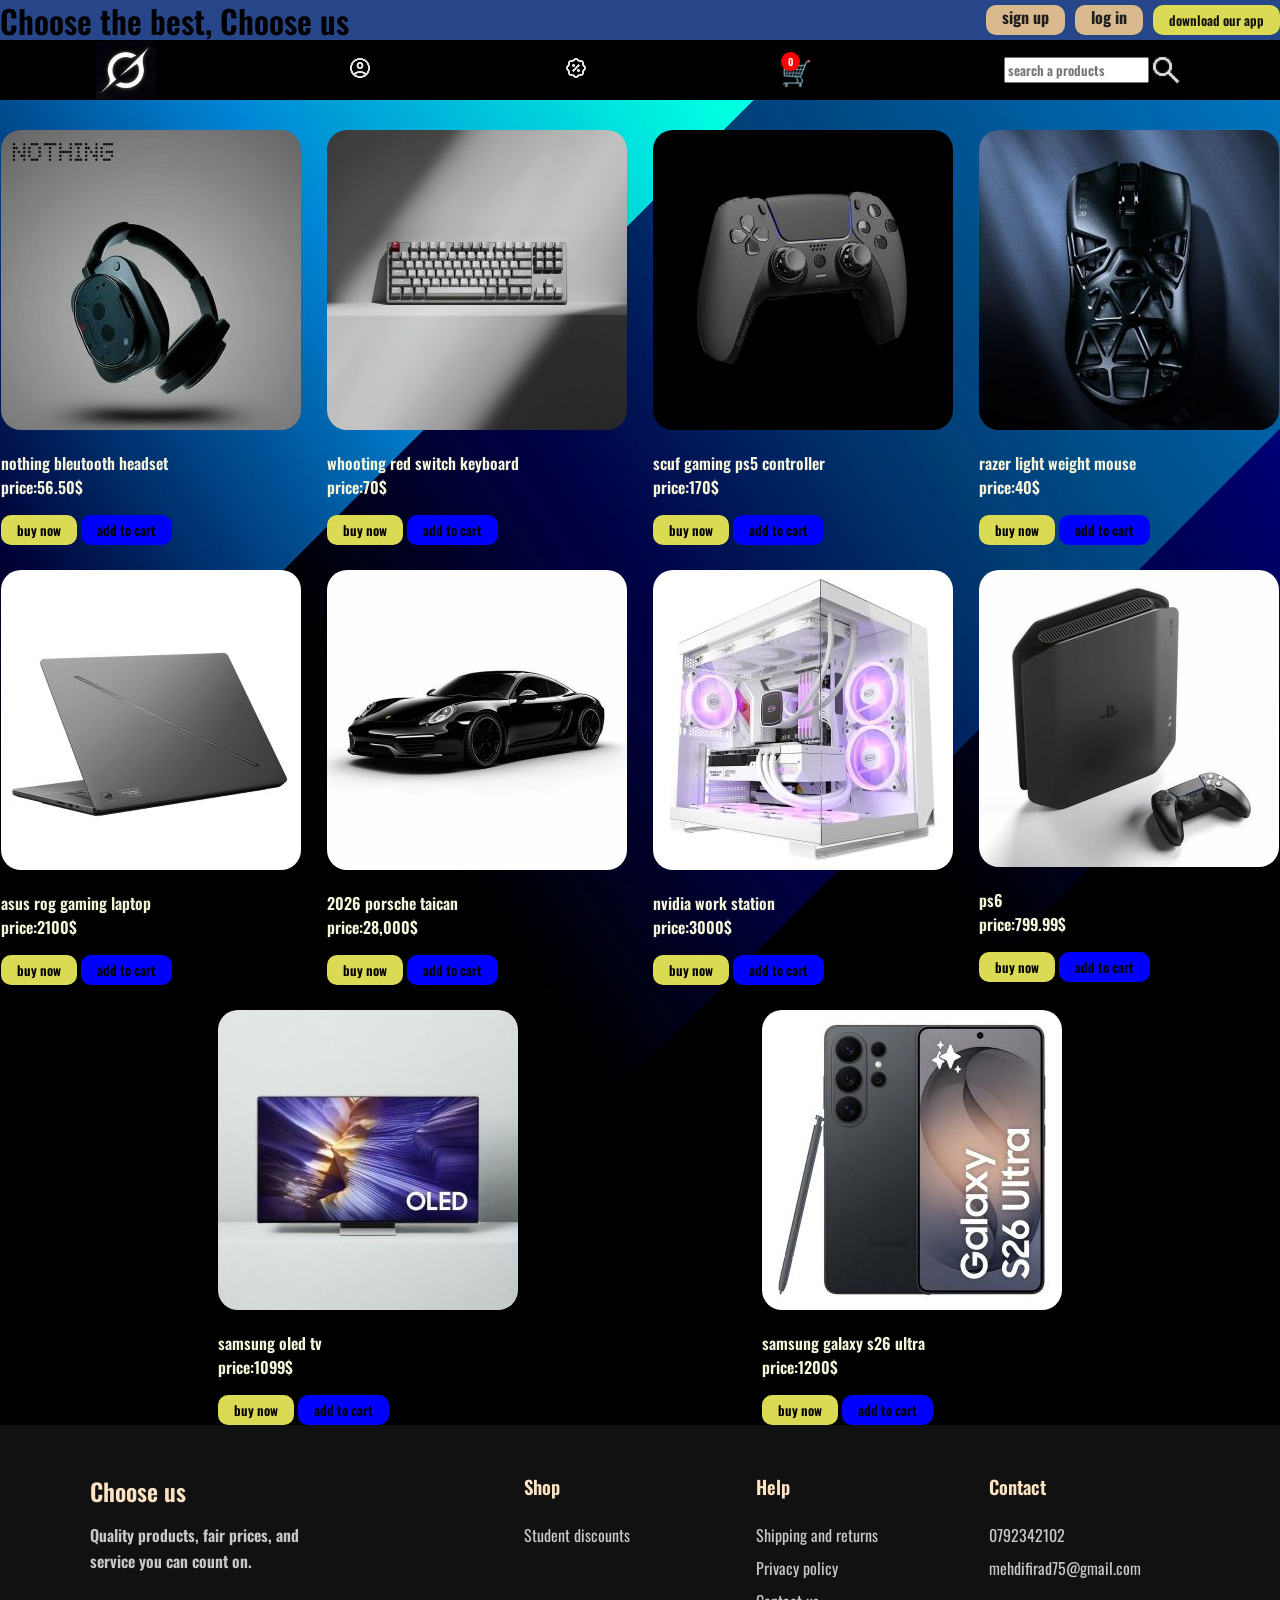
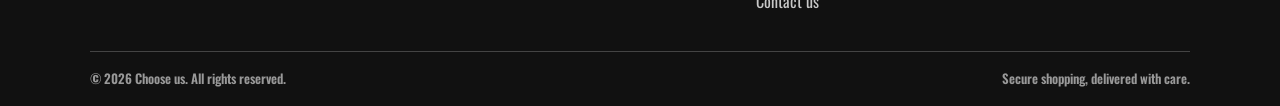
<file: index.html>
<!DOCTYPE html>
<html>
<head>
<link rel="stylesheet" href="index.css">
<link rel="preconnect" href="https://fonts.googleapis.com">
<link rel="preconnect" href="https://fonts.gstatic.com" crossorigin>
<link href="https://fonts.googleapis.com/css2?family=Oswald:wght@200..700&display=swap" rel="stylesheet">
<link rel="stylesheet" href="https://fonts.googleapis.com/css2?family=Material+Symbols+Outlined:opsz,wght,FILL,GRAD@20..48,100..700,0..1,-50..200" />
<title>zone</title>

</head>
<header class="hd">

<h1>Choose the best, Choose us</h1>
<div class="header-actions">

    <a class="header-action-btn" href="signup.html">sign up</a>
    <a class="header-action-btn" href="login.html">log in</a>
    <button class="btns">
        <a href="download.html">download our app</a>
        
    </button>
</div>
</header>


<body>                                                                                      
<div>

</div>





<nav class="nbar">
    <img src="./download (1).jpg" />
        <a href="account.html" aria-label="Account"><img src="./account_circle_24dp_E3E3E3_FILL0_wght400_GRAD0_opsz24 (1).png" /></a>
    <a href="stid.html"><img src="./percent_discount_24dp_E3E3E3_FILL0_wght400_GRAD0_opsz24 (2).png" /></a>
    <a href="cart.html"><div class="cart">
  🛒
  <span id="span" type="number">0</span>
</div></a>
    <div>
        
        <input placeholder="search a products" type="text" class="sch"       />
        <img src="./search_24dp_E3E3E3_FILL0_wght400_GRAD0_opsz24.png" id="logo"/>
        
    </div>
</div>





</nav>




<main id="main">




    <div>
<img src="./download (3).jpg" class="im"/>
<p> nothing bleutooth headset<br/>price:56.50$</p>
<button class="btns" onclick="buyProduct('headphones')">buy now</button>
<button class="btns cart-btn" onclick=" cartcnt();this.disabled = true;cart('headphones') ">add to cart</button>
    </div>
 <div>
<img src="./632052129002034838.jpg" class="im"/>
<p>whooting red switch keyboard<br/>price:70$</p>
<button class="btns" onclick="buyProduct('keyboard')">buy now</button>
<button class="btns cart-btn" onclick="cartcnt(); this.disabled = true; cart('keyboard')">add to cart</button>
    </div> 
    <div>
<img src="./download (4).jpg" class="im"/>
<p>scuf gaming ps5 controller<br/>price:170$</p>
<button class="btns" onclick="buyProduct('controller')">buy now</button>
<button class="btns cart-btn" onclick="cartcnt(); this.disabled = true; cart('controller')">add to cart</button>
    </div>
     <div>
<img src="./Razer Viper Mini Signature Edition.jpg" class="im"/>
<p>razer light weight mouse<br/>price:40$</p>
<button class="btns" onclick="buyProduct('mouse')">buy now</button>
<button class="btns cart-btn" onclick="cartcnt(); this.disabled = true; cart('mouse')">add to cart</button>
    </div> 
    <div>
<img src="./ASUS ROG Zephyrus G Series Gaming Laptops Unveiled With RTX 5090.jpg" class="im"/>
<p>asus rog gaming laptop<br/>price:2100$</p>
<button class="btns" onclick="buyProduct('laptop')">buy now</button>
<button class="btns cart-btn" onclick="cartcnt(); this.disabled = true; cart('laptop')">add to cart</button>
    </div>
     <div>
<img src="./4855512095025928.jpg" class="im"/>
<p>2026 porsche taican<br/>price:28,000$</p>
<button class="btns" onclick="buyProduct('car')">buy now</button>
<button class="btns cart-btn" onclick="cartcnt(); this.disabled = true; cart('car')">add to cart</button>
    </div> 
    <div>
<img src="./136 921р.jpg" class="im"/>
<p>nvidia work station<br/>price:3000$</p>
<button class="btns" onclick="buyProduct('workstation')">buy now</button>
<button class="btns cart-btn" onclick="cartcnt(); this.disabled = true; cart('workstation')">add to cart</button>
    </div> 
    <div>
<img src="./438749188702715812.jpg" class="im"/>
<p>ps6<br/>price:799.99$</p>
<button class="btns" onclick="buyProduct('console')">buy now</button>
<button class="btns cart-btn" onclick="cartcnt(); this.disabled = true; cart('console')">add to cart</button>
    </div> 
    <div>
<img src="./Samsung QE55S90FAEXZT Vision AI.jpg" class="im"/>
<p>samsung oled tv<br/>price:1099$</p>
<button class="btns" onclick="buyProduct('tv')">buy now</button>
<button class="btns cart-btn" onclick="cartcnt(); this.disabled = true; cart('tv')">add to cart</button>
    </div>
     <div>
<img src="./SIM Free Samsung Galaxy S26 Ultra 5G 1TB AI Phone - Black.jpg" class="im"/>
<p>samsung galaxy s26 ultra<br/>price:1200$</p>
<button class="btns" onclick="buyProduct('phone')">buy now</button>
<button class="btns cart-btn" onclick="cartcnt(); this.disabled = true; cart('phone')">add to cart</button>
    </div>
</main>
<footer>
        <div class="footer-content">
            <div class="footer-brand">
                <h2>Choose us</h2>
                <p>Quality products, fair prices, and service you can count on.</p>
            </div>
            <div class="footer-section">
                <h3>Shop</h3>
                <a href="#">Student discounts</a>
            </div>
            <div class="footer-section">
                <h3>Help</h3>
                <a href="shipping-returns.html">Shipping and returns</a>
                <a href="privacy-policy.html">Privacy policy</a>
                <a href="contact.html">Contact us</a>
            </div>
            <div class="footer-section">
                <h3>Contact</h3>
                <a href="tel:0792342102">0792342102</a>
                <a href="mailto:mehdifirad75@gmail.com">mehdifirad75@gmail.com</a>
            </div>
        </div>
        <div class="footer-bottom">
            <span>&copy; 2026 Choose us. All rights reserved.</span>
            <span>Secure shopping, delivered with care.</span>
        </div>

</footer>
<script src="project.js"></script>
</body>

</html>
</file>
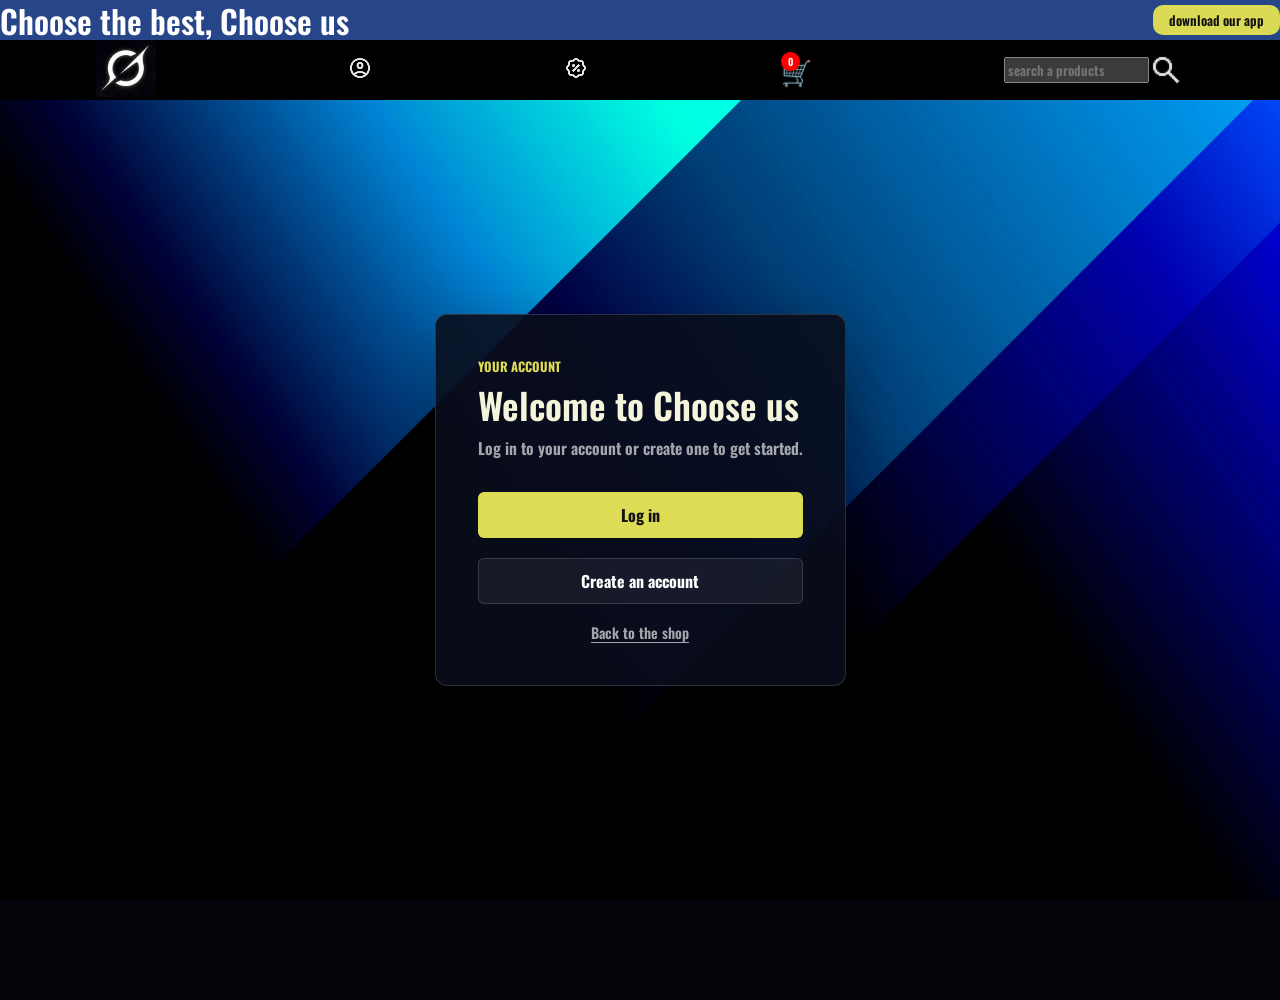
<file: account.html>
<!DOCTYPE html>
<html>
<head>
<link rel="stylesheet" href="index.css">
 <link rel="preconnect" href="https://fonts.googleapis.com">
<link rel="preconnect" href="https://fonts.gstatic.com" crossorigin>
<link href="https://fonts.googleapis.com/css2?family=Caacupe+One&family=Oswald:wght@200..700&display=swap" rel="stylesheet">
<link rel="stylesheet" href="auth.css">
<title>My Account</title>

</head>
<header class="hd">
<h1>Choose the best, Choose us</h1>
<button class="btns">
<a href="download.html">download our app</a>

</button>
</header>
<body class="auth-page">
<nav class="nbar">
    <a href="index.html">

        <img src="./download (1).jpg" />
    </a>
    <a href=" "><img src="./account_circle_24dp_E3E3E3_FILL0_wght400_GRAD0_opsz24 (1).png" /></a>
    <a href="#"><img src="./percent_discount_24dp_E3E3E3_FILL0_wght400_GRAD0_opsz24 (2).png" /></a>
    <a href="cart.html"><div class="cart">
  🛒
  <span id="span" type="number">0</span>
</div></a>
    <div>
        
        <input placeholder="search a products" type="text" class="sch"       />
        <img src="./search_24dp_E3E3E3_FILL0_wght400_GRAD0_opsz24.png" id="logo"/>
        
    </div>
</nav>







































<main class="auth-main account-main">
    <section class="auth-card account-card" aria-labelledby="account-title">
        <p class="auth-kicker">YOUR ACCOUNT</p>
        <h2 id="account-title">Welcome to Choose us</h2>
        <p class="auth-intro">Log in to your account or create one to get started.</p>
        <div class="auth-actions">
            <a class="auth-button" href="login.html">Log in</a>
            <a class="auth-button auth-button-secondary" href="signup.html">Create an account</a>
        </div>
        <a class="auth-back" href="index.html">Back to the shop</a>
    </section>
</main>
</html>
</file>
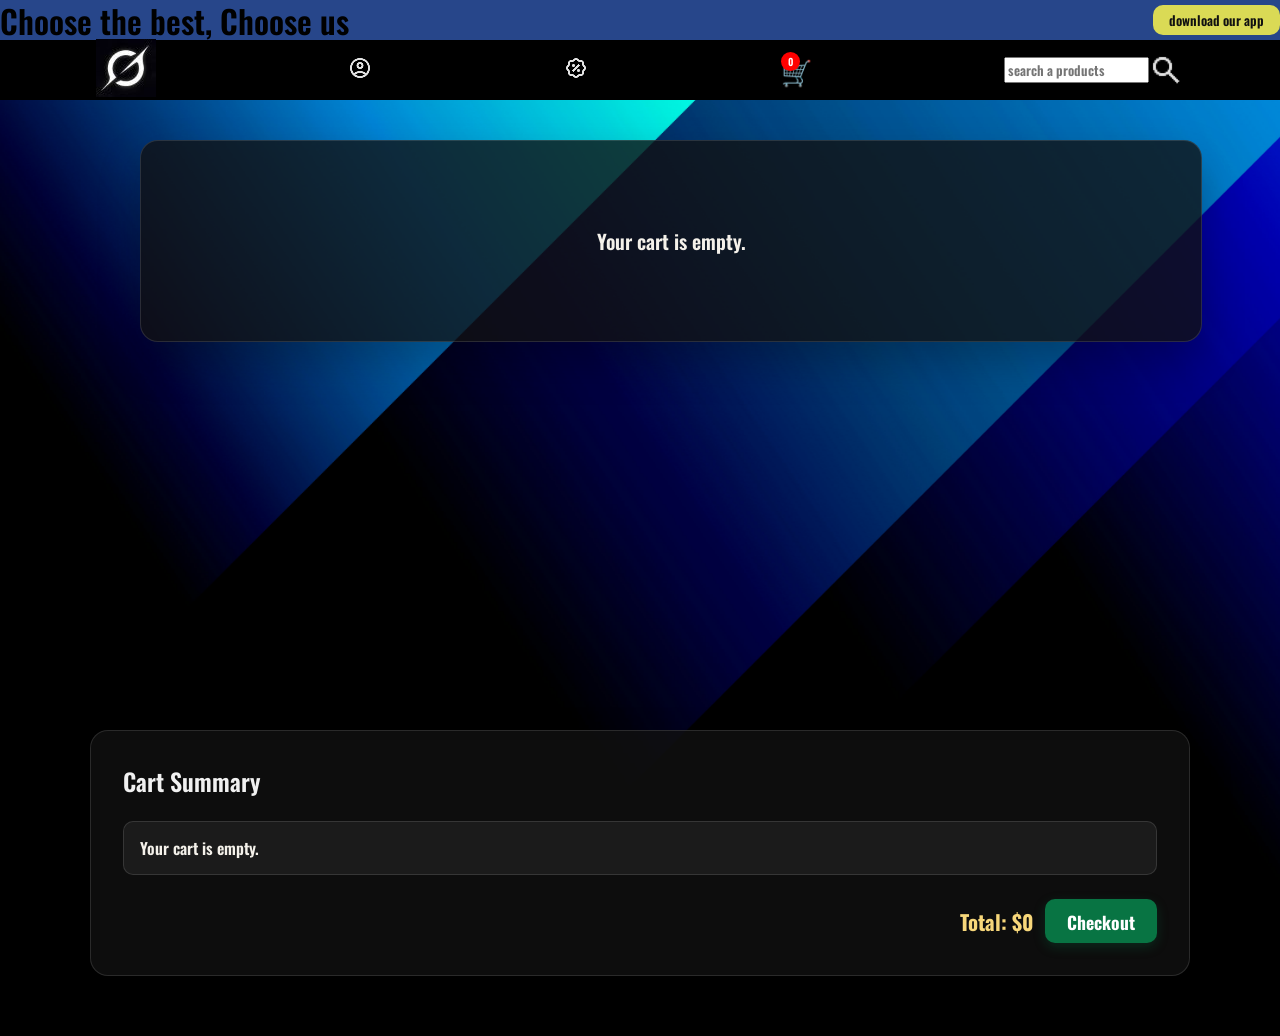
<file: cart.html>
<!DOCTYPE html>
<html>
<head>
<link rel="stylesheet" href="index.css">
<link rel="preconnect" href="https://fonts.googleapis.com">
<link rel="preconnect" href="https://fonts.gstatic.com" crossorigin>
<link href="https://fonts.googleapis.com/css2?family=Oswald:wght@200..700&display=swap" rel="stylesheet">
<link rel="stylesheet" href="https://fonts.googleapis.com/css2?family=Material+Symbols+Outlined:opsz,wght,FILL,GRAD@20..48,100..700,0..1,-50..200" />
<title>zone</title>

</head>
<header class="hd">

<h1>Choose the best, Choose us</h1>
<button class="btns">
<a href="download.html">download our app</a>

</button>
</header>
<body id="cartp">
<nav class="nbar">
    <a href="index.html">

        <img src="./download (1).jpg" />
    </a>
        <a href="account.html" aria-label="Account"><img src="./account_circle_24dp_E3E3E3_FILL0_wght400_GRAD0_opsz24 (1).png" /></a>
    <a href="#"><img src="./percent_discount_24dp_E3E3E3_FILL0_wght400_GRAD0_opsz24 (2).png" /></a>
    <a href="#"><div class="cart">
  🛒
  <span id="span" type="number">0</span>
</div></a>
    <div>
        
        <input placeholder="search a products" type="text" class="sch"       />
        <img src="./search_24dp_E3E3E3_FILL0_wght400_GRAD0_opsz24.png" id="logo"/>
        
    </div>
</div>





</nav>


<div id="cart-container">










    
</div>

<section id="cart-summary">
    <h2>Cart Summary</h2>
    <ul id="cart-summary-items"></ul>
    <div id="cart-summary-actions">
        <p id="cart-total">Total: $0</p>
        <button class="btns" id="cart-checkout-button" type="button">Checkout</button>
    </div>
</section>
    
    
    
    
    
    
    
    
    
    
    
    
    
    
    
    <script src="project.js"></script>
</body>
</html>
</file>
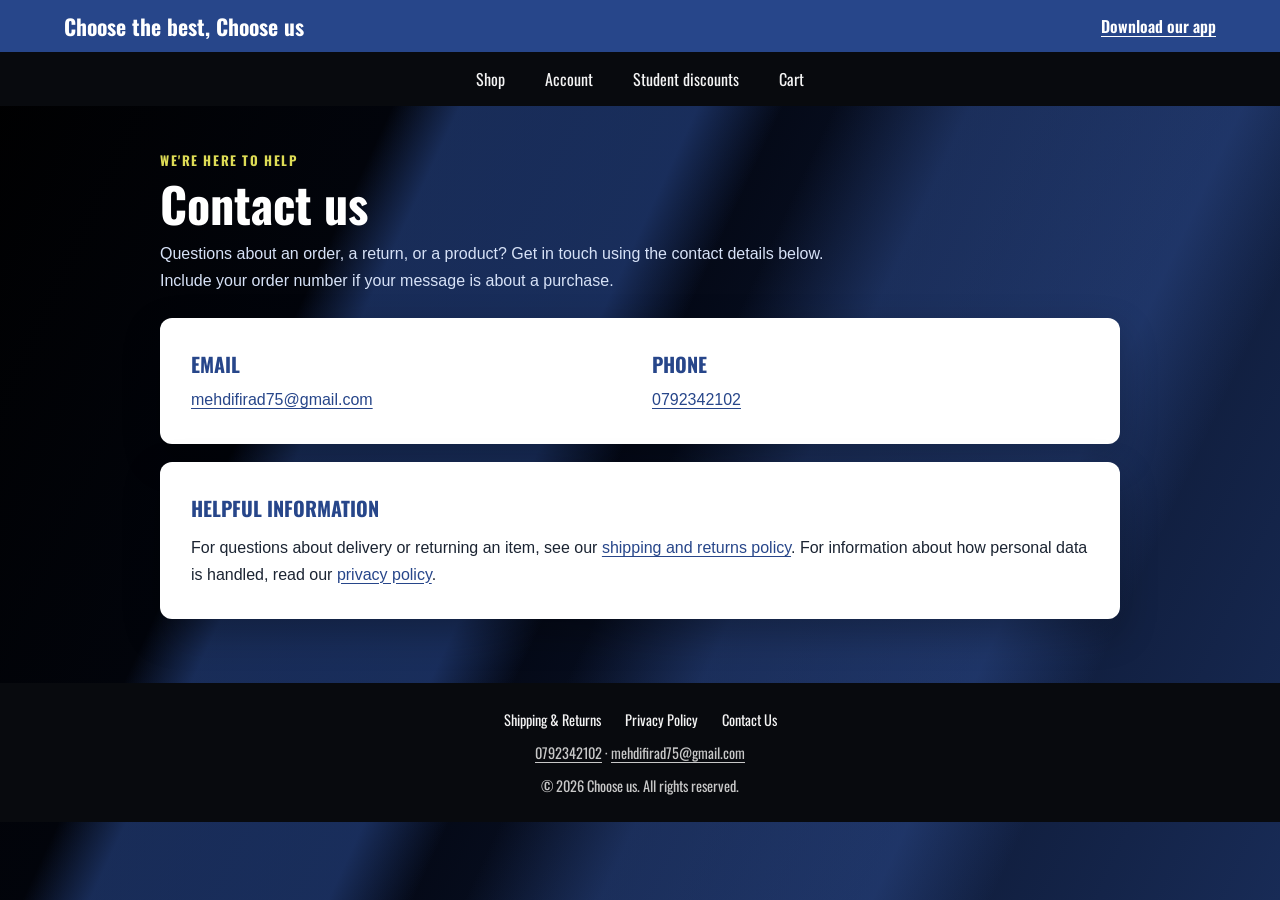
<file: contact.html>
<!DOCTYPE html>
<html lang="en">
<head>
  <meta charset="UTF-8">
  <meta name="viewport" content="width=device-width, initial-scale=1">
  <meta name="description" content="Contact Choose us about orders, shipping, returns, or products.">
  <title>Contact Us | Choose us</title>
  <link rel="preconnect" href="https://fonts.googleapis.com">
  <link rel="preconnect" href="https://fonts.gstatic.com" crossorigin>
  <link href="https://fonts.googleapis.com/css2?family=Oswald:wght@300;400;500;600;700&display=swap" rel="stylesheet">
  <link rel="stylesheet" href="policy-style.css">
</head>
<body>
  <header class="site-header">
    <a class="brand" href="index.html">Choose the best, Choose us</a>
    <a class="download-link" href="download.html">Download our app</a>
  </header>
  <nav class="site-nav" aria-label="Main navigation">
    <a href="index.html">Shop</a>
    <a href="account.html">Account</a>
    <a href="stid.html">Student discounts</a>
    <a href="cart.html">Cart</a>
  </nav>

  <main class="page">
    <header class="page-heading">
      <p class="eyebrow">WE'RE HERE TO HELP</p>
      <h1>Contact us</h1>
      <p>Questions about an order, a return, or a product? Get in touch using the contact details below. Include your order number if your message is about a purchase.</p>
    </header>

    <section class="card contact-grid" aria-label="Contact details">
      <div>
        <h2>Email</h2>
        <p><a href="mailto:mehdifirad75@gmail.com">mehdifirad75@gmail.com</a></p>
      </div>
      <div>
        <h2>Phone</h2>
        <p><a href="tel:0792342102">0792342102</a></p>
      </div>
    </section>

    <section class="card">
      <h2>Helpful information</h2>
      <p>For questions about delivery or returning an item, see our <a href="shipping-returns.html">shipping and returns policy</a>. For information about how personal data is handled, read our <a href="privacy-policy.html">privacy policy</a>.</p>
    </section>
  </main>

  <footer class="site-footer">
    <nav aria-label="Help and policies">
      <a href="shipping-returns.html">Shipping &amp; Returns</a>
      <a href="privacy-policy.html">Privacy Policy</a>
      <a href="contact.html" aria-current="page">Contact Us</a>
    </nav>
    <p><a href="tel:0792342102">0792342102</a> · <a href="mailto:mehdifirad75@gmail.com">mehdifirad75@gmail.com</a></p>
    <p>&copy; 2026 Choose us. All rights reserved.</p>
  </footer>
</body>
</html>
</file>
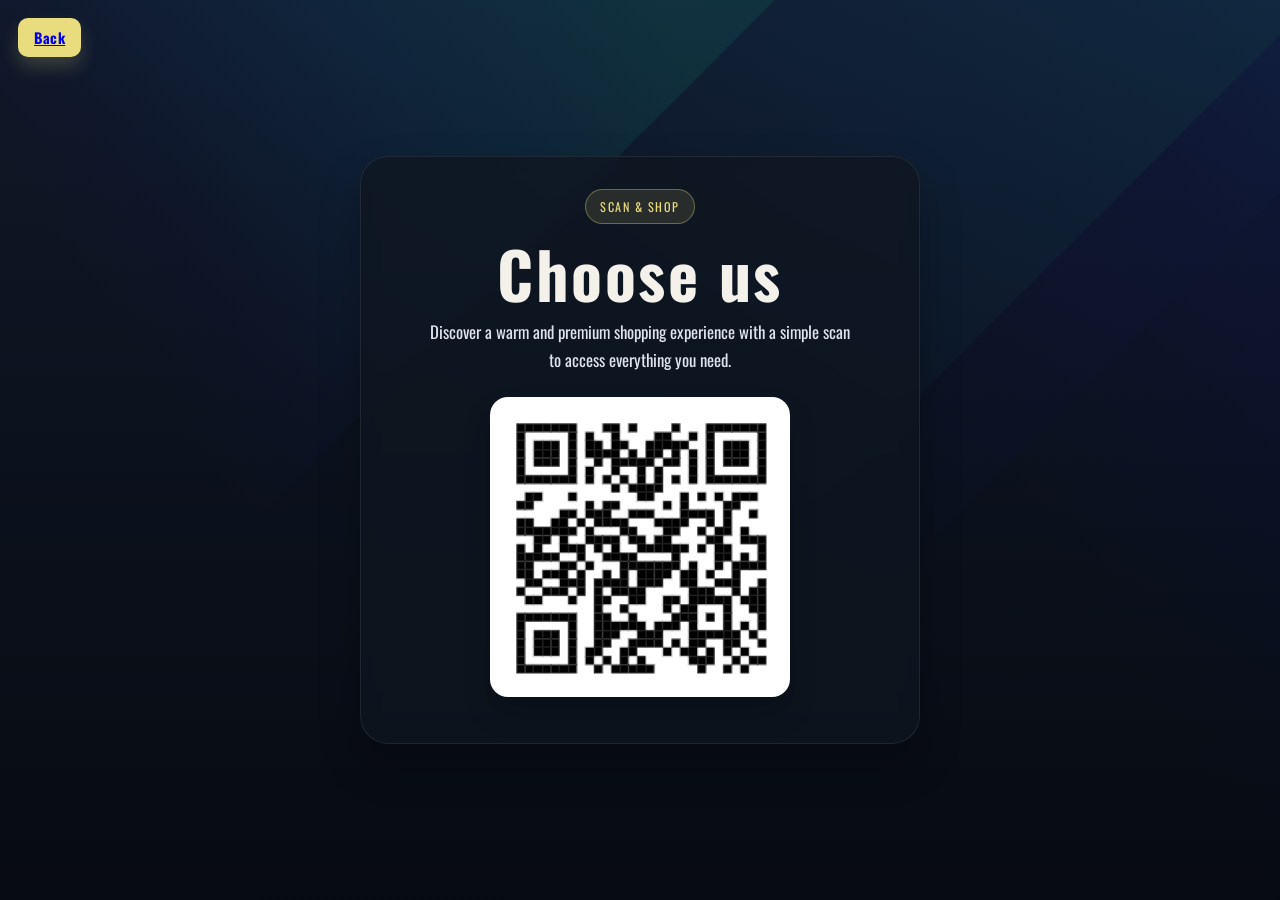
<file: download.html>
﻿<!DOCTYPE html>
<html lang="en">
<head>
  <meta charset="UTF-8" />
  <meta name="viewport" content="width=device-width, initial-scale=1.0" />
  <title>Choose Us</title>
  <link rel="preconnect" href="https://fonts.googleapis.com">
  <link rel="preconnect" href="https://fonts.gstatic.com" crossorigin>
  <link href="https://fonts.googleapis.com/css2?family=Oswald:wght@200..700&display=swap" rel="stylesheet">
  <style>
    :root {
      --navy: #27468a;
      --gold: #e8dc7f;
      --bg-1: #0d1527;
      --bg-2: #19263d;
      --white: #f4f0ea;
      --muted: #dfe3ee;
      --card: rgba(15, 22, 33, 0.78);
      --shadow: 0 20px 40px rgba(0, 0, 0, 0.25);
    }

    * { box-sizing: border-box; }

    body {
      margin: 0;
      min-height: 100vh;
      display: grid;
      place-items: center;
      background: linear-gradient(180deg, rgba(18, 27, 44, 0.9), rgba(7, 11, 19, 0.95)),
                  url('./codioful-formerly-gradienta-bKESVqfxass-unsplash.jpg') center/cover no-repeat fixed;
      font-family: "Oswald", sans-serif;
      color: var(--white);
      position: relative;
    }

    .top-btn {
      position: absolute;
      top: 18px;
      left: 18px;
      z-index: 10;
      background: #e8dc7f;
      color: #171717;
      border: none;
      border-radius: 10px;
      padding: 9px 16px;
      font-family: "Oswald", sans-serif;
      font-size: 0.9rem;
      font-weight: 700;
      letter-spacing: 0.04em;
      cursor: pointer;
      box-shadow: 0 10px 18px rgba(232, 220, 127, 0.2);
    }

    .card {
      width: min(560px, 85vw);
      background: var(--card);
      border: 1px solid rgba(255,255,255,0.08);
      border-radius: 28px;
      box-shadow: var(--shadow);
      padding: 32px 24px 28px;
      text-align: center;
      backdrop-filter: blur(8px);
    }

    .badge {
      display: inline-block;
      margin-bottom: 16px;
      padding: 7px 14px;
      border-radius: 999px;
      background: rgba(232, 220, 127, 0.12);
      border: 1px solid rgba(232, 220, 127, 0.35);
      color: var(--gold);
      letter-spacing: 0.12em;
      text-transform: uppercase;
      font-size: 0.76rem;
    }

    h1 {
      margin: 0 0 10px;
      font-size: clamp(2.2rem, 5vw, 4rem);
      line-height: 1.05;
      letter-spacing: 0.04em;
    }

    p {
      margin: 0 auto 22px;
      max-width: 420px;
      color: var(--muted);
      font-size: 1.05rem;
      line-height: 1.7;
    }

    .qr-wrap {
      display: flex;
      justify-content: center;
      align-items: center;
      margin: 12px 0 18px;
    }

    .qr-wrap img {
      width: min(300px, 62vw);
      border-radius: 18px;
      background: white;
      padding: 14px;
      box-shadow: 0 16px 28px rgba(0,0,0,0.18);
    }

  </style>
</head>
<body>
  <button class="top-btn"><a href="index.html">Back</a></button>

  <div class="card">
    <div class="badge">Scan & shop</div>
    <h1>Choose us</h1>
    <p>Discover a warm and premium shopping experience with a simple scan to access everything you need.</p>
    <div class="qr-wrap">
      <img src="./qrcode_405144754_11952d1ec8e8a55c85bff023ed95c085.png" alt="QR code" />
    </div>
  </div>
</body>
</html>
</file>
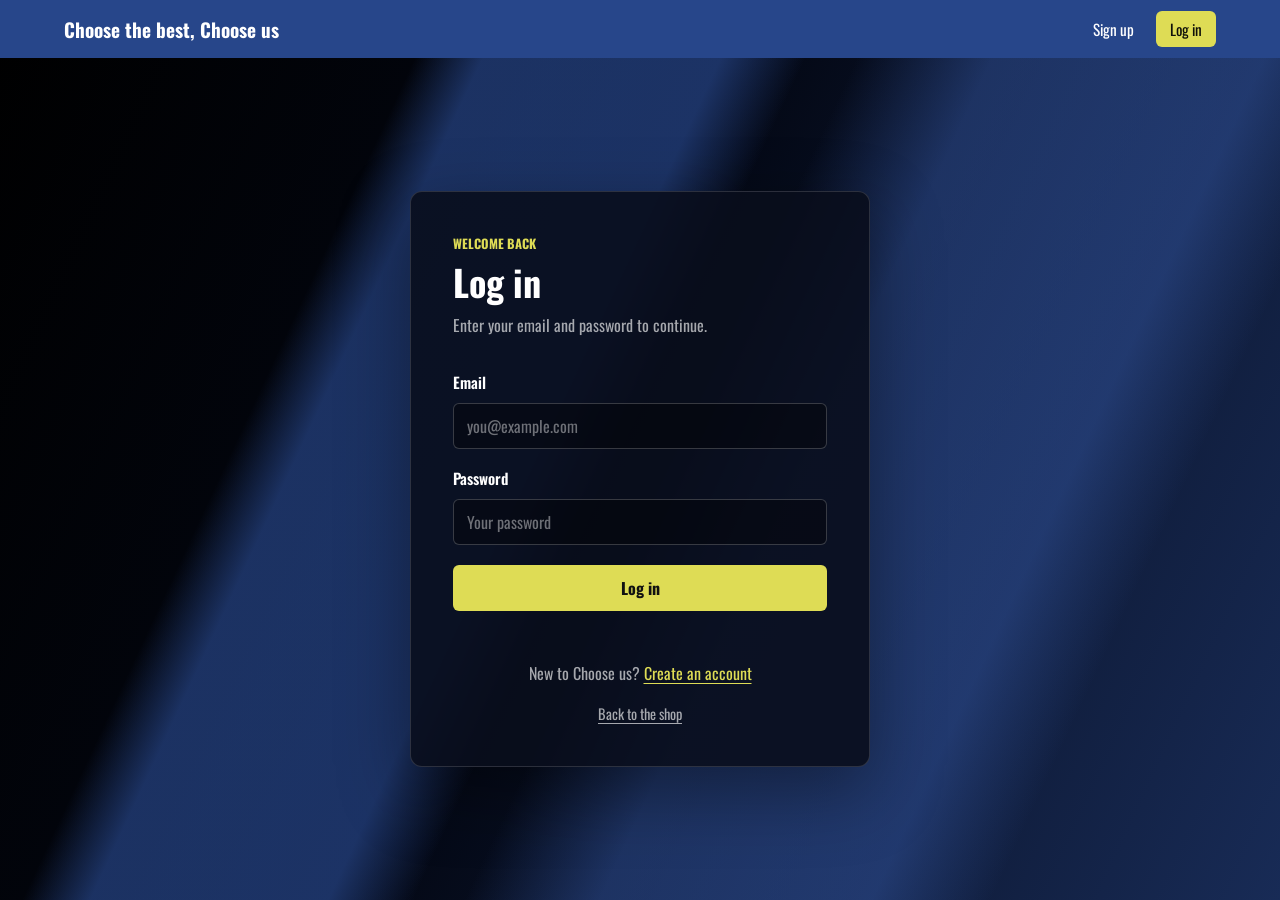
<file: login.html>
<!doctype html>
<html lang="en">
<head>
  <meta charset="utf-8">
  <meta name="viewport" content="width=device-width, initial-scale=1">
  <title>Log in | Choose us</title>
  <link rel="preconnect" href="https://fonts.googleapis.com">
  <link rel="preconnect" href="https://fonts.gstatic.com" crossorigin>
  <link href="https://fonts.googleapis.com/css2?family=Oswald:wght@400;500;600;700&display=swap" rel="stylesheet">
  <link rel="stylesheet" href="auth.css">
  <script src="auth.js" defer></script>
</head>
<body class="auth-page">
  <header class="auth-header">
    <a class="auth-brand" href="index.html">Choose the best, Choose us</a>
    <nav class="auth-nav" aria-label="Account navigation">
      <a href="signup.html">Sign up</a>
      <a class="auth-nav-current" href="login.html" aria-current="page">Log in</a>
    </nav>
  </header>
  <main class="auth-main">
    <section class="auth-card" aria-labelledby="login-title">
      <p class="auth-kicker">WELCOME BACK</p>
      <h1 id="login-title">Log in</h1>
      <p class="auth-intro">Enter your email and password to continue.</p>
      <form class="auth-form" data-auth-form="login">
        <label for="email">Email</label>
        <input id="email" name="email" type="email" autocomplete="email" placeholder="you@example.com" required>
        <label for="password">Password</label>
        <input id="password" name="password" type="password" autocomplete="current-password" placeholder="Your password" required>
        <button class="auth-button" type="submit">Log in</button>
        <p class="auth-status" role="status" aria-live="polite"></p>
      </form>
      <p class="auth-switch">New to Choose us? <a href="signup.html">Create an account</a></p>
      <a class="auth-back" href="index.html">Back to the shop</a>
    </section>
  </main>
</body>
</html>
</file>
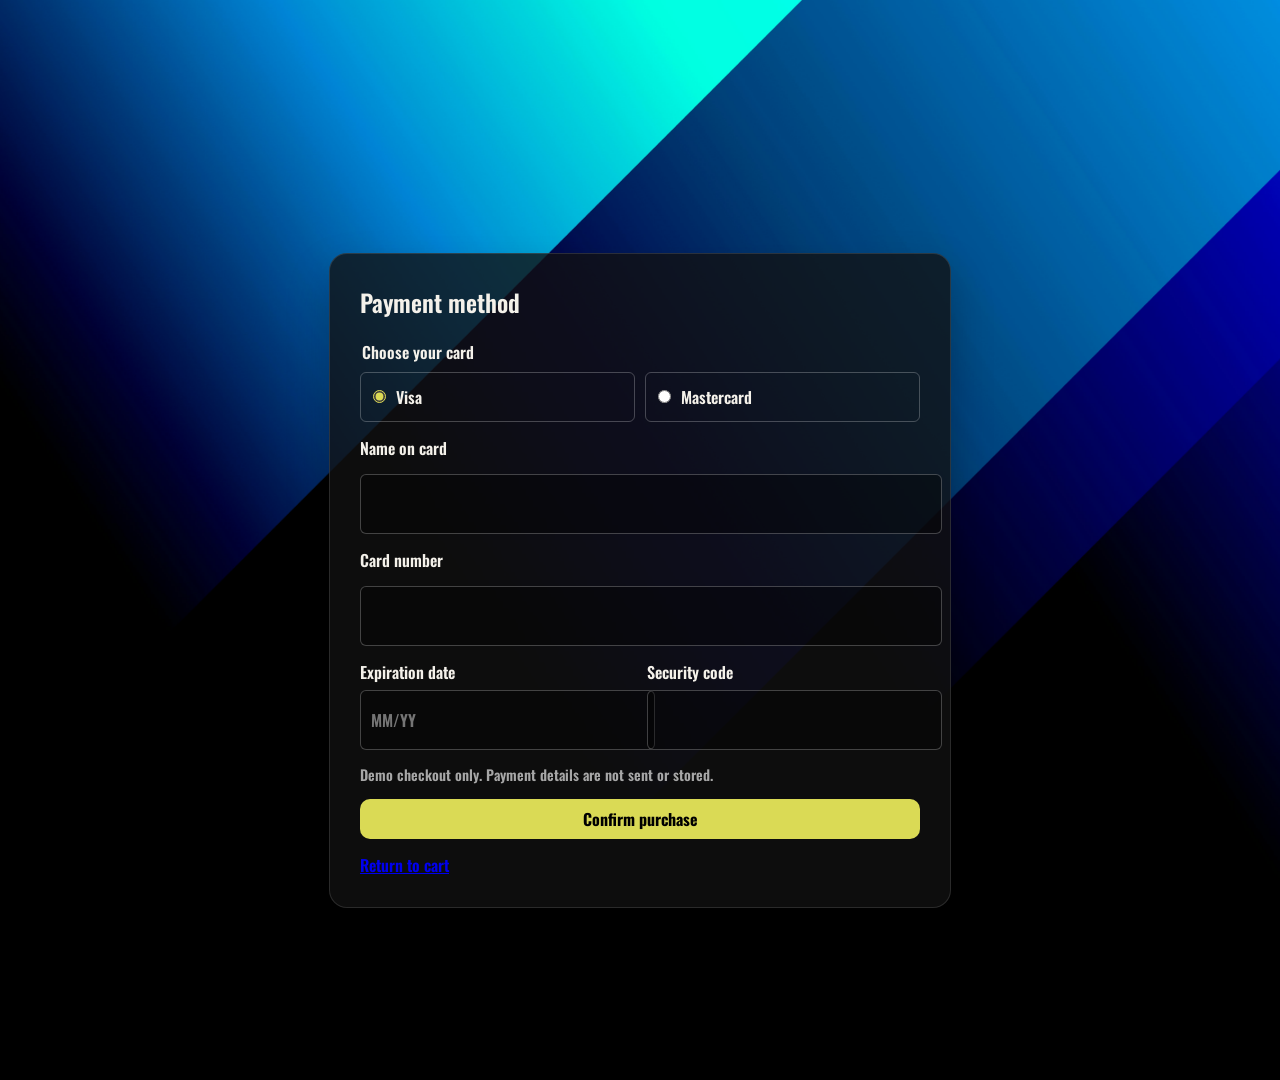
<file: payment-method.html>
<!DOCTYPE html>
<html lang="en">
<head>
    <meta charset="UTF-8">
    <meta name="viewport" content="width=device-width, initial-scale=1">
    <link rel="stylesheet" href="index.css">
    <link rel="preconnect" href="https://fonts.googleapis.com">
    <link rel="preconnect" href="https://fonts.gstatic.com" crossorigin>
    <link href="https://fonts.googleapis.com/css2?family=Oswald:wght@200..700&display=swap" rel="stylesheet">
    <title>Payment method</title>
</head>
<body>
    <main class="product-page">
        <section class="product-card payment-card">
            <h1>Payment method</h1>
            <form class="payment-form" id="payment-form">
                <fieldset class="card-types">
                    <legend>Choose your card</legend>
                    <label class="card-type">
                        <input type="radio" name="card-type" value="visa" required checked>
                        <span>Visa</span>
                    </label>
                    <label class="card-type">
                        <input type="radio" name="card-type" value="mastercard" required>
                        <span>Mastercard</span>
                    </label>
                </fieldset>
                <div class="payment-fields">
                    <label for="cardholder">Name on card</label>
                    <input id="cardholder" name="cardholder" autocomplete="cc-name" required>
                    <label for="card-number">Card number</label>
                    <input id="card-number" name="card-number" inputmode="numeric" autocomplete="cc-number" pattern="[0-9 ]{13,23}" maxlength="23" required>
                    <div class="payment-fields-row">
                        <label for="card-expiry">Expiration date
                            <input id="card-expiry" name="card-expiry" placeholder="MM/YY" autocomplete="cc-exp" pattern="(0[1-9]|1[0-2])/[0-9]{2}" maxlength="5" required>
                        </label>
                        <label for="card-cvc">Security code
                            <input id="card-cvc" name="card-cvc" inputmode="numeric" autocomplete="cc-csc" pattern="[0-9]{3,4}" maxlength="4" required>
                        </label>
                    </div>
                </div>
                <p class="payment-note">Demo checkout only. Payment details are not sent or stored.</p>
                <button class="btns" type="submit">Confirm purchase</button>
                <a href="cart.html">Return to cart</a>
            </form>
        </section>
    </main>
    <script>
        document.getElementById("payment-form").addEventListener("submit", (event) => {
            event.preventDefault();
            window.location.href = "purchase-confirmed.html";
        });
    </script>
</body>
</html>
</file>
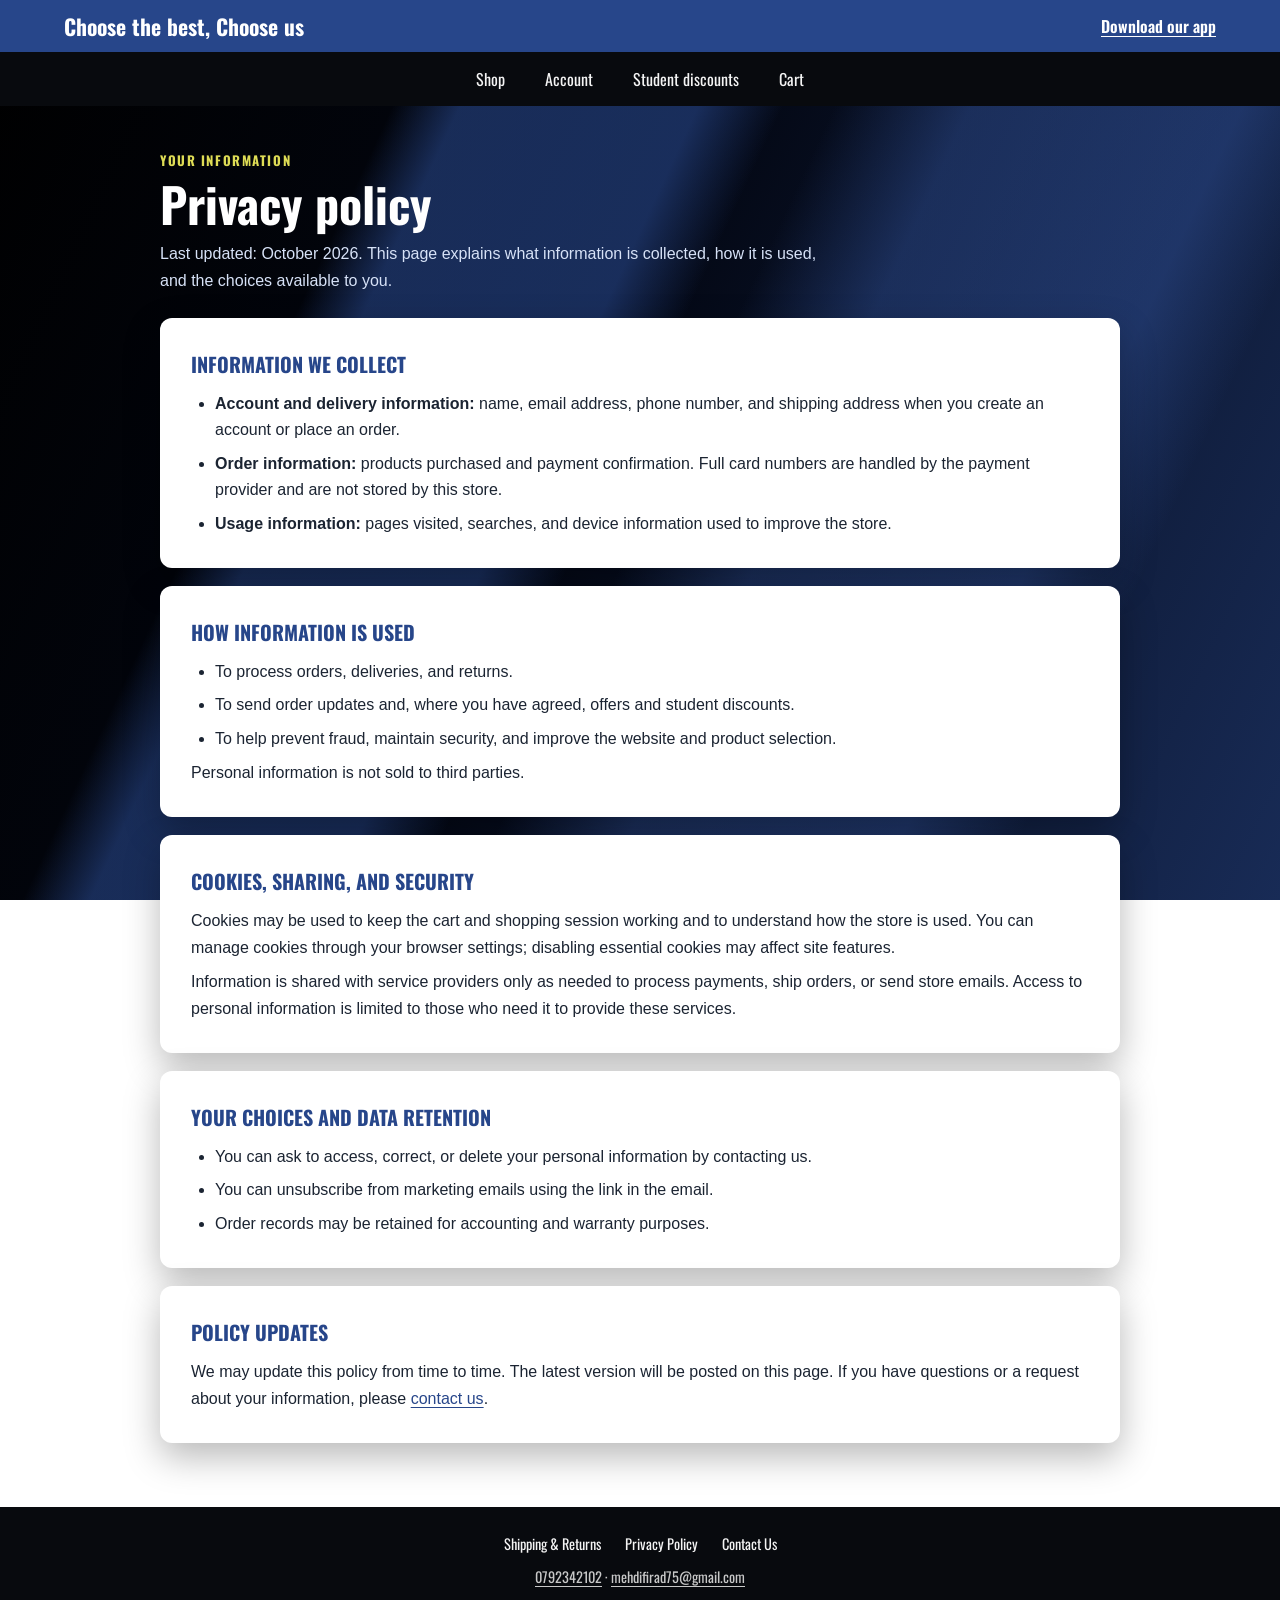
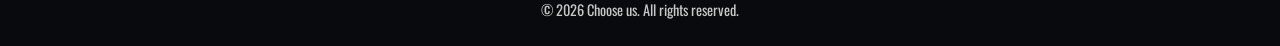
<file: privacy-policy.html>
<!DOCTYPE html>
<html lang="en">
<head>
  <meta charset="UTF-8">
  <meta name="viewport" content="width=device-width, initial-scale=1">
  <meta name="description" content="How Choose us collects, uses, and protects personal information.">
  <title>Privacy Policy | Choose us</title>
  <link rel="preconnect" href="https://fonts.googleapis.com">
  <link rel="preconnect" href="https://fonts.gstatic.com" crossorigin>
  <link href="https://fonts.googleapis.com/css2?family=Oswald:wght@300;400;500;600;700&display=swap" rel="stylesheet">
  <link rel="stylesheet" href="policy-style.css">
</head>
<body>
  <header class="site-header">
    <a class="brand" href="index.html">Choose the best, Choose us</a>
    <a class="download-link" href="download.html">Download our app</a>
  </header>
  <nav class="site-nav" aria-label="Main navigation">
    <a href="index.html">Shop</a>
    <a href="account.html">Account</a>
    <a href="stid.html">Student discounts</a>
    <a href="cart.html">Cart</a>
  </nav>

  <main class="page">
    <header class="page-heading">
      <p class="eyebrow">YOUR INFORMATION</p>
      <h1>Privacy policy</h1>
      <p>Last updated: October 2026. This page explains what information is collected, how it is used, and the choices available to you.</p>
    </header>

    <section class="card">
      <h2>Information we collect</h2>
      <ul>
        <li><strong>Account and delivery information:</strong> name, email address, phone number, and shipping address when you create an account or place an order.</li>
        <li><strong>Order information:</strong> products purchased and payment confirmation. Full card numbers are handled by the payment provider and are not stored by this store.</li>
        <li><strong>Usage information:</strong> pages visited, searches, and device information used to improve the store.</li>
      </ul>
    </section>

    <section class="card">
      <h2>How information is used</h2>
      <ul>
        <li>To process orders, deliveries, and returns.</li>
        <li>To send order updates and, where you have agreed, offers and student discounts.</li>
        <li>To help prevent fraud, maintain security, and improve the website and product selection.</li>
      </ul>
      <p>Personal information is not sold to third parties.</p>
    </section>

    <section class="card">
      <h2>Cookies, sharing, and security</h2>
      <p>Cookies may be used to keep the cart and shopping session working and to understand how the store is used. You can manage cookies through your browser settings; disabling essential cookies may affect site features.</p>
      <p>Information is shared with service providers only as needed to process payments, ship orders, or send store emails. Access to personal information is limited to those who need it to provide these services.</p>
    </section>

    <section class="card">
      <h2>Your choices and data retention</h2>
      <ul>
        <li>You can ask to access, correct, or delete your personal information by contacting us.</li>
        <li>You can unsubscribe from marketing emails using the link in the email.</li>
        <li>Order records may be retained for accounting and warranty purposes.</li>
      </ul>
    </section>

    <section class="card">
      <h2>Policy updates</h2>
      <p>We may update this policy from time to time. The latest version will be posted on this page. If you have questions or a request about your information, please <a href="contact.html">contact us</a>.</p>
    </section>
  </main>

  <footer class="site-footer">
    <nav aria-label="Help and policies">
      <a href="shipping-returns.html">Shipping &amp; Returns</a>
      <a href="privacy-policy.html" aria-current="page">Privacy Policy</a>
      <a href="contact.html">Contact Us</a>
    </nav>
    <p><a href="tel:0792342102">0792342102</a> · <a href="mailto:mehdifirad75@gmail.com">mehdifirad75@gmail.com</a></p>
    <p>&copy; 2026 Choose us. All rights reserved.</p>
  </footer>
</body>
</html>
</file>
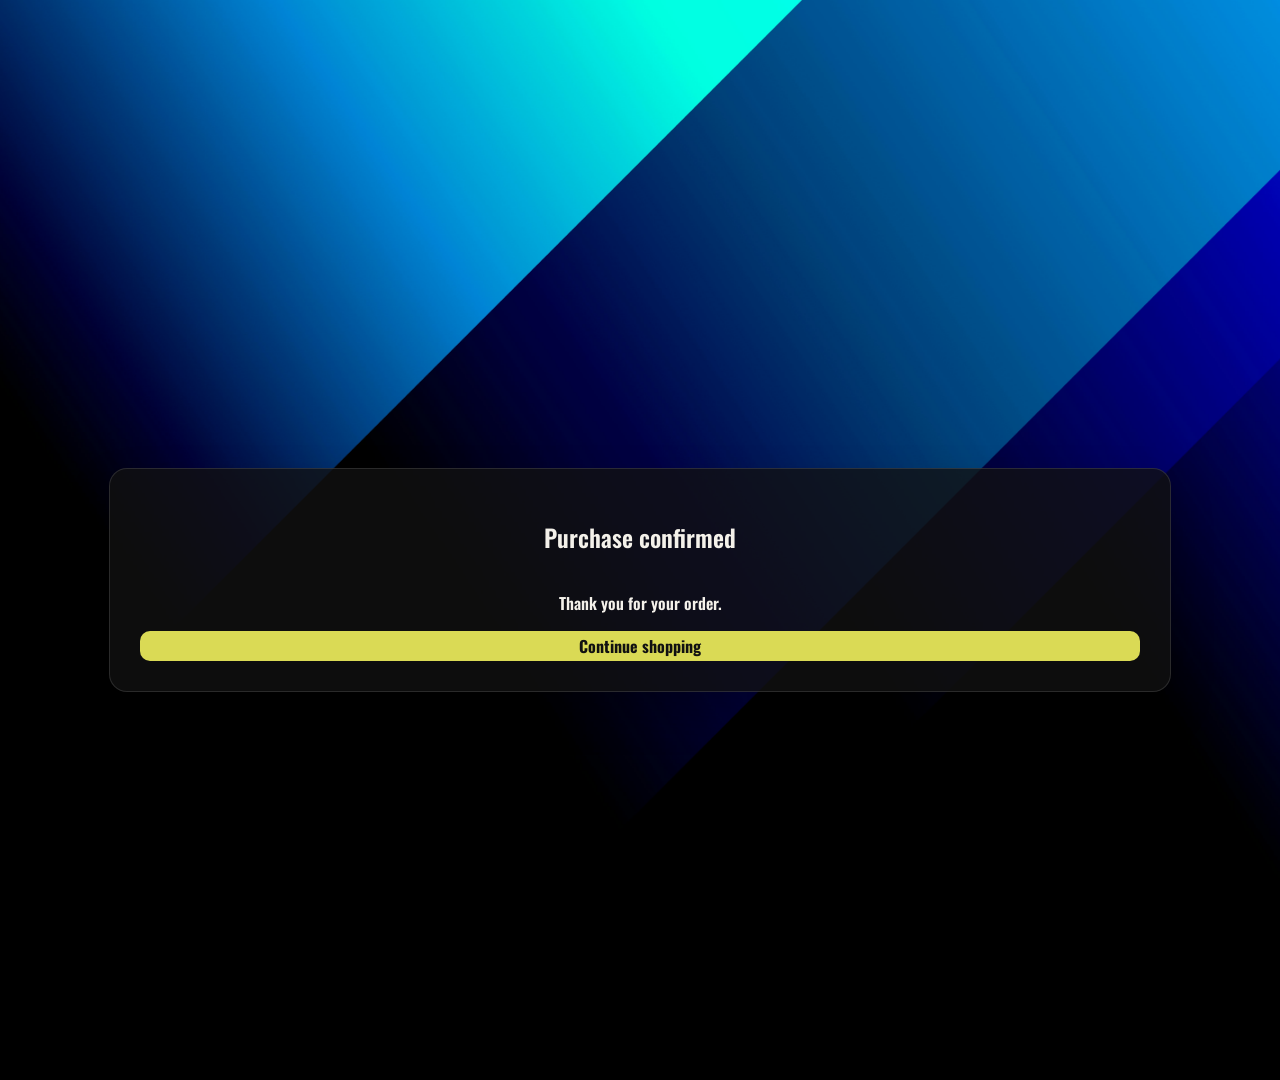
<file: purchase-confirmed.html>
<!DOCTYPE html>
<html lang="en">
<head>
    <meta charset="UTF-8">
    <meta name="viewport" content="width=device-width, initial-scale=1">
    <link rel="stylesheet" href="index.css">
    <link rel="preconnect" href="https://fonts.googleapis.com">
    <link rel="preconnect" href="https://fonts.gstatic.com" crossorigin>
    <link href="https://fonts.googleapis.com/css2?family=Oswald:wght@200..700&display=swap" rel="stylesheet">
    <title>Purchase confirmed</title>
</head>
<body>
    <main class="product-page">
        <section class="product-card" style="justify-content: center; text-align: center;">
            <div class="product-info">
                <h1>Purchase confirmed</h1>
                <p>Thank you for your order.</p>
                <a class="btns" href="index.html" style="display: inline-flex; align-items: center; justify-content: center; text-decoration: none;">Continue shopping</a>
            </div>
        </section>
    </main>
</body>
</html>
</file>
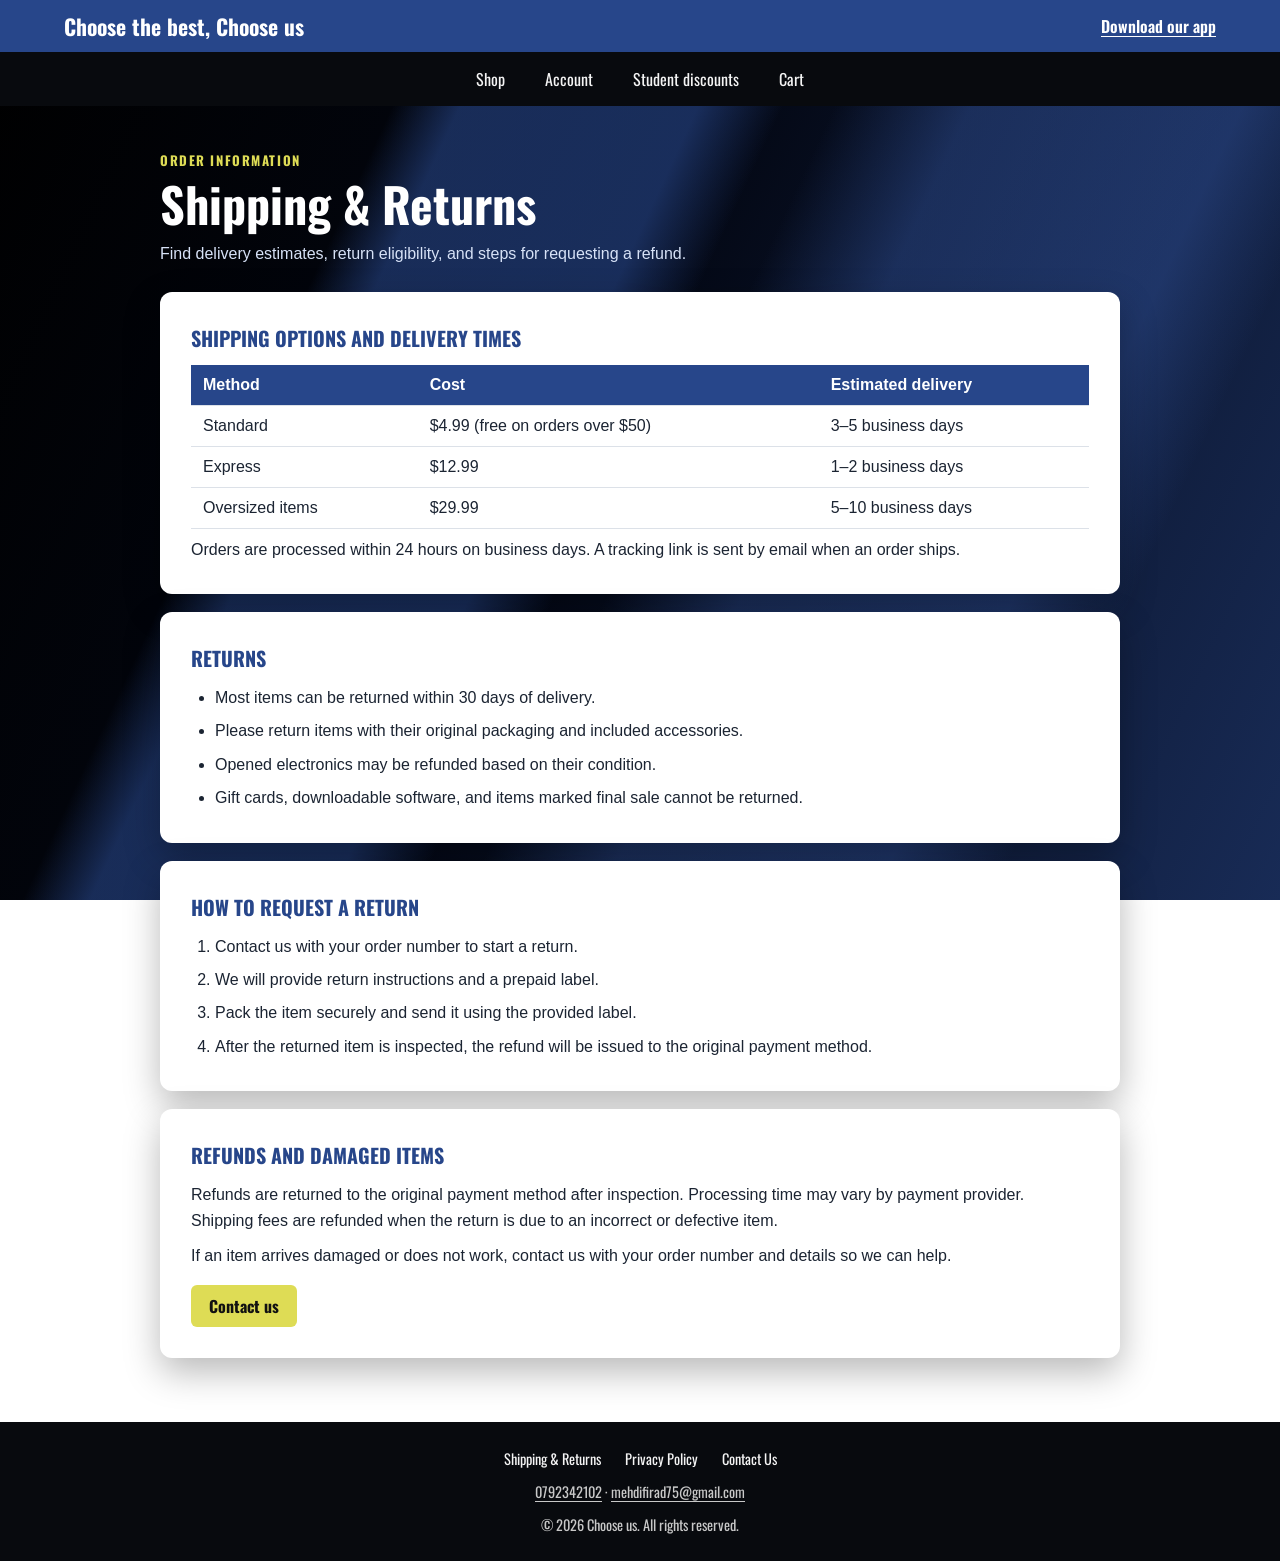
<file: shipping-returns.html>
<!DOCTYPE html>
<html lang="en">
<head>
  <meta charset="UTF-8">
  <meta name="viewport" content="width=device-width, initial-scale=1">
  <meta name="description" content="Shipping, delivery, returns, and refunds information for Choose us.">
  <title>Shipping &amp; Returns | Choose us</title>
  <link rel="preconnect" href="https://fonts.googleapis.com">
  <link rel="preconnect" href="https://fonts.gstatic.com" crossorigin>
  <link href="https://fonts.googleapis.com/css2?family=Oswald:wght@300;400;500;600;700&display=swap" rel="stylesheet">
  <link rel="stylesheet" href="policy-style.css">
</head>
<body>
  <header class="site-header">
    <a class="brand" href="index.html">Choose the best, Choose us</a>
    <a class="download-link" href="download.html">Download our app</a>
  </header>
  <nav class="site-nav" aria-label="Main navigation">
    <a href="index.html">Shop</a>
    <a href="account.html">Account</a>
    <a href="stid.html">Student discounts</a>
    <a href="cart.html">Cart</a>
  </nav>

  <main class="page">
    <header class="page-heading">
      <p class="eyebrow">ORDER INFORMATION</p>
      <h1>Shipping &amp; Returns</h1>
      <p>Find delivery estimates, return eligibility, and steps for requesting a refund.</p>
    </header>

    <section class="card">
      <h2>Shipping options and delivery times</h2>
      <div class="table-wrap">
        <table>
          <thead>
            <tr><th>Method</th><th>Cost</th><th>Estimated delivery</th></tr>
          </thead>
          <tbody>
            <tr><td>Standard</td><td>$4.99 (free on orders over $50)</td><td>3–5 business days</td></tr>
            <tr><td>Express</td><td>$12.99</td><td>1–2 business days</td></tr>
            <tr><td>Oversized items</td><td>$29.99</td><td>5–10 business days</td></tr>
          </tbody>
        </table>
      </div>
      <p>Orders are processed within 24 hours on business days. A tracking link is sent by email when an order ships.</p>
    </section>

    <section class="card">
      <h2>Returns</h2>
      <ul>
        <li>Most items can be returned within 30 days of delivery.</li>
        <li>Please return items with their original packaging and included accessories.</li>
        <li>Opened electronics may be refunded based on their condition.</li>
        <li>Gift cards, downloadable software, and items marked final sale cannot be returned.</li>
      </ul>
    </section>

    <section class="card">
      <h2>How to request a return</h2>
      <ol>
        <li>Contact us with your order number to start a return.</li>
        <li>We will provide return instructions and a prepaid label.</li>
        <li>Pack the item securely and send it using the provided label.</li>
        <li>After the returned item is inspected, the refund will be issued to the original payment method.</li>
      </ol>
    </section>

    <section class="card">
      <h2>Refunds and damaged items</h2>
      <p>Refunds are returned to the original payment method after inspection. Processing time may vary by payment provider. Shipping fees are refunded when the return is due to an incorrect or defective item.</p>
      <p>If an item arrives damaged or does not work, contact us with your order number and details so we can help.</p>
      <a class="button-link" href="contact.html">Contact us</a>
    </section>
  </main>

  <footer class="site-footer">
    <nav aria-label="Help and policies">
      <a href="shipping-returns.html" aria-current="page">Shipping &amp; Returns</a>
      <a href="privacy-policy.html">Privacy Policy</a>
      <a href="contact.html">Contact Us</a>
    </nav>
    <p><a href="tel:0792342102">0792342102</a> · <a href="mailto:mehdifirad75@gmail.com">mehdifirad75@gmail.com</a></p>
    <p>&copy; 2026 Choose us. All rights reserved.</p>
  </footer>
</body>
</html>
</file>
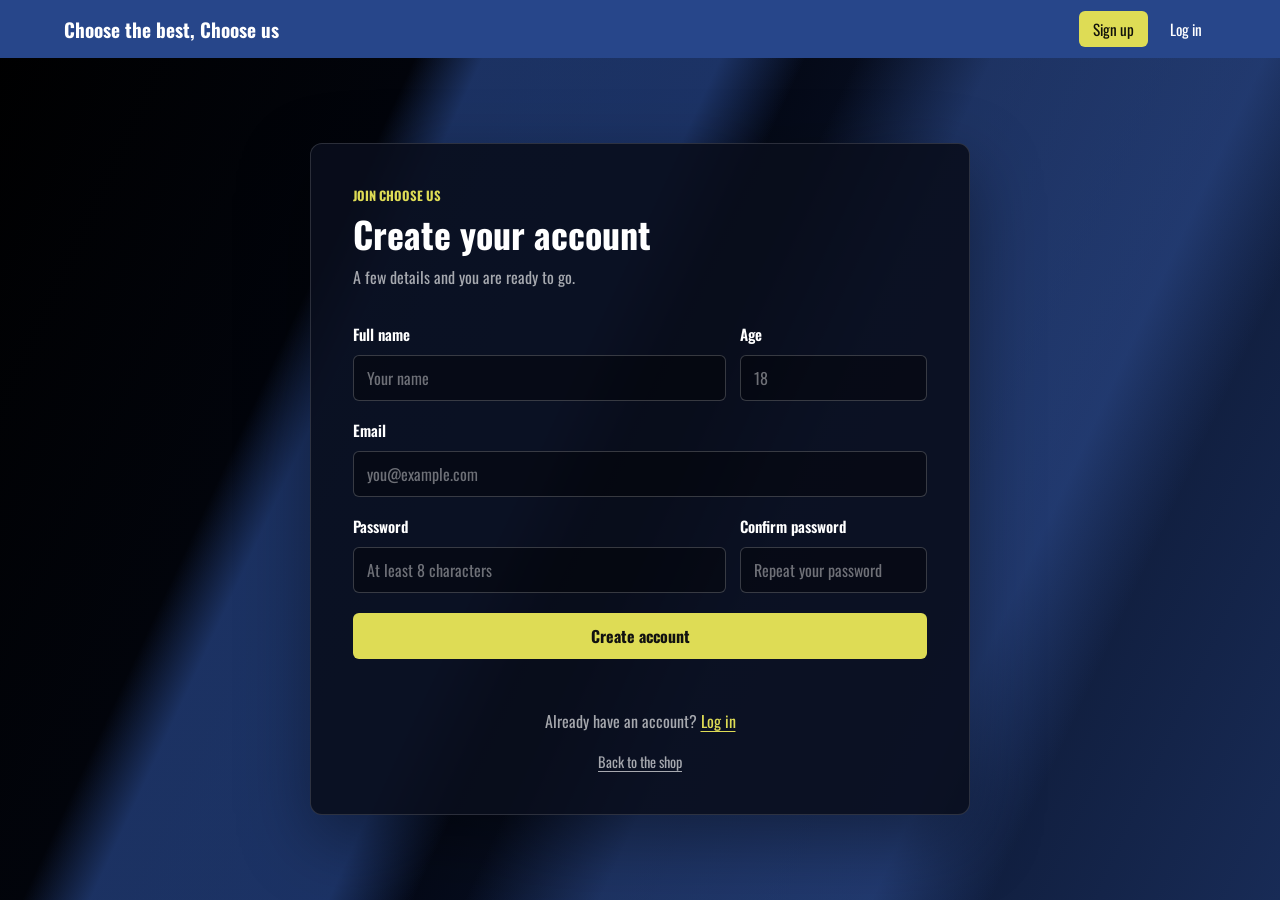
<file: signup.html>
<!doctype html>
<html lang="en">
<head>
  <meta charset="utf-8">
  <meta name="viewport" content="width=device-width, initial-scale=1">
  <title>Sign up | Choose us</title>
  <link rel="preconnect" href="https://fonts.googleapis.com">
  <link rel="preconnect" href="https://fonts.gstatic.com" crossorigin>
  <link href="https://fonts.googleapis.com/css2?family=Oswald:wght@400;500;600;700&display=swap" rel="stylesheet">
  <link rel="stylesheet" href="auth.css">
  <script src="auth.js" defer></script>
</head>
<body class="auth-page">
  <header class="auth-header">
    <a class="auth-brand" href="index.html">Choose the best, Choose us</a>
    <nav class="auth-nav" aria-label="Account navigation">
      <a class="auth-nav-current" href="signup.html" aria-current="page">Sign up</a>
      <a href="login.html">Log in</a>
    </nav>
  </header>
  <main class="auth-main">
    <section class="auth-card auth-card-wide" aria-labelledby="signup-title">
      <p class="auth-kicker">JOIN CHOOSE US</p>
      <h1 id="signup-title">Create your account</h1>
      <p class="auth-intro">A few details and you are ready to go.</p>
      <form class="auth-form" data-auth-form="signup">
        <div class="auth-fields-row">
          <div class="auth-field">
            <label for="name">Full name</label>
            <input id="name" name="name" type="text" autocomplete="name" placeholder="Your name" maxlength="100" required>
          </div>
          <div class="auth-field">
            <label for="age">Age</label>
            <input id="age" name="age" type="number" min="13" max="120" placeholder="18" required>
          </div>
        </div>
        <label for="email">Email</label>
        <input id="email" name="email" type="email" autocomplete="email" placeholder="you@example.com" maxlength="255" required>
        <div class="auth-fields-row">
          <div class="auth-field">
            <label for="password">Password</label>
            <input id="password" name="password" type="password" autocomplete="new-password" placeholder="At least 8 characters" minlength="8" required>
          </div>
          <div class="auth-field">
            <label for="confirm">Confirm password</label>
            <input id="confirm" name="confirm" type="password" autocomplete="new-password" placeholder="Repeat your password" minlength="8" required>
          </div>
        </div>
        <button class="auth-button" type="submit">Create account</button>
        <p class="auth-status" role="status" aria-live="polite"></p>
      </form>
      <p class="auth-switch">Already have an account? <a href="login.html">Log in</a></p>
      <a class="auth-back" href="index.html">Back to the shop</a>
    </section>
  </main>
</body>
</html>
</file>
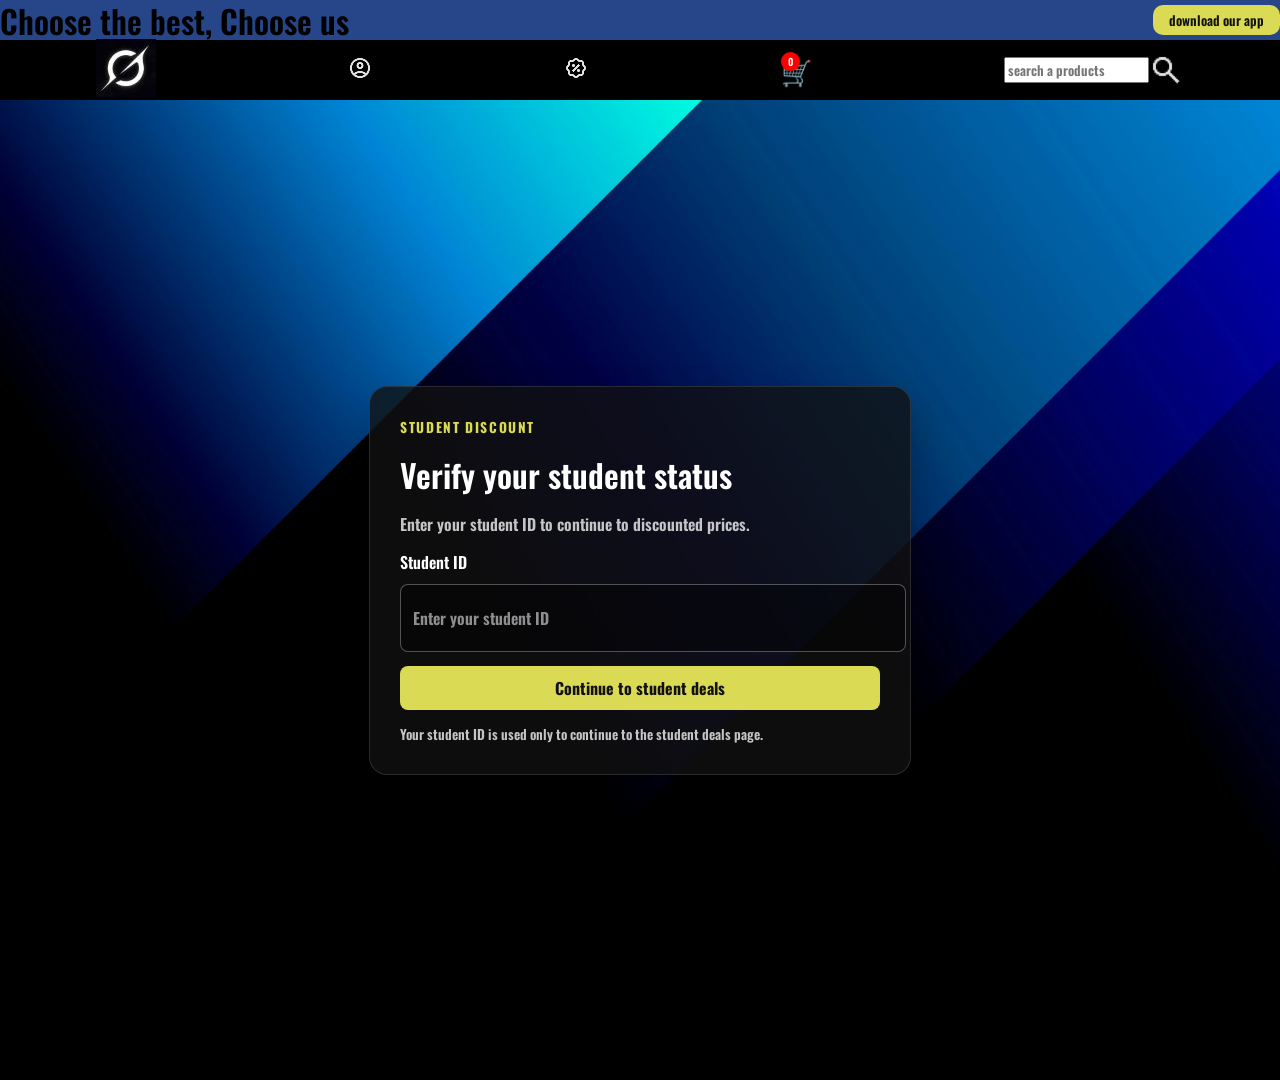
<file: stid.html>
<!DOCTYPE html>
<html>
<head>
<link rel="stylesheet" href="index.css">
 <link rel="preconnect" href="https://fonts.googleapis.com">
<link rel="preconnect" href="https://fonts.gstatic.com" crossorigin>
<link href="https://fonts.googleapis.com/css2?family=Caacupe+One&family=Oswald:wght@200..700&display=swap" rel="stylesheet">
<title>student discount
</title>

</head>
<header class="hd">
<h1>Choose the best, Choose us</h1>
<button class="btns">
<a href="#">download our app</a>

</button>
</header>
<body>
<nav class="nbar">

    <a href="index.html">

        <img src="./download (1).jpg" />
    </a>
    <a href="account.html"><img src="./account_circle_24dp_E3E3E3_FILL0_wght400_GRAD0_opsz24 (1).png" /></a>
    <a href="#"><img src="./percent_discount_24dp_E3E3E3_FILL0_wght400_GRAD0_opsz24 (2).png" /></a>
     <a href="cart.html"><div class="cart">
  🛒
  <span id="span" type="number">0</span>
</div></a>
    <div>
        
        <input placeholder="search a products" type="text" class="sch"       />
        <img src="./search_24dp_E3E3E3_FILL0_wght400_GRAD0_opsz24.png" id="logo"/>
        
    </div>
</nav>












<main class="product-page student-verify-page">
    <section class="product-card student-verify-card" aria-labelledby="student-verify-title">
        <p class="student-verify-kicker">STUDENT DISCOUNT</p>
        <h2 id="student-verify-title">Verify your student status</h2>
        <p class="student-verify-description">Enter your student ID to continue to discounted prices.</p>
        <form class="student-verify-form" onsubmit="window.location.href='stpage.html'; return false;">
            <label for="student-id">Student ID</label>
            <input id="student-id" name="student-id" type="text" placeholder="Enter your student ID" autocomplete="off" required>
            <button class="student-verify-button" type="submit">Continue to student deals</button>
        </form>
        <p class="student-verify-note">Your student ID is used only to continue to the student deals page.</p>
    </section>
</main>
<scritp src="project.js"></scritp>
</body>



































</html>
</file>
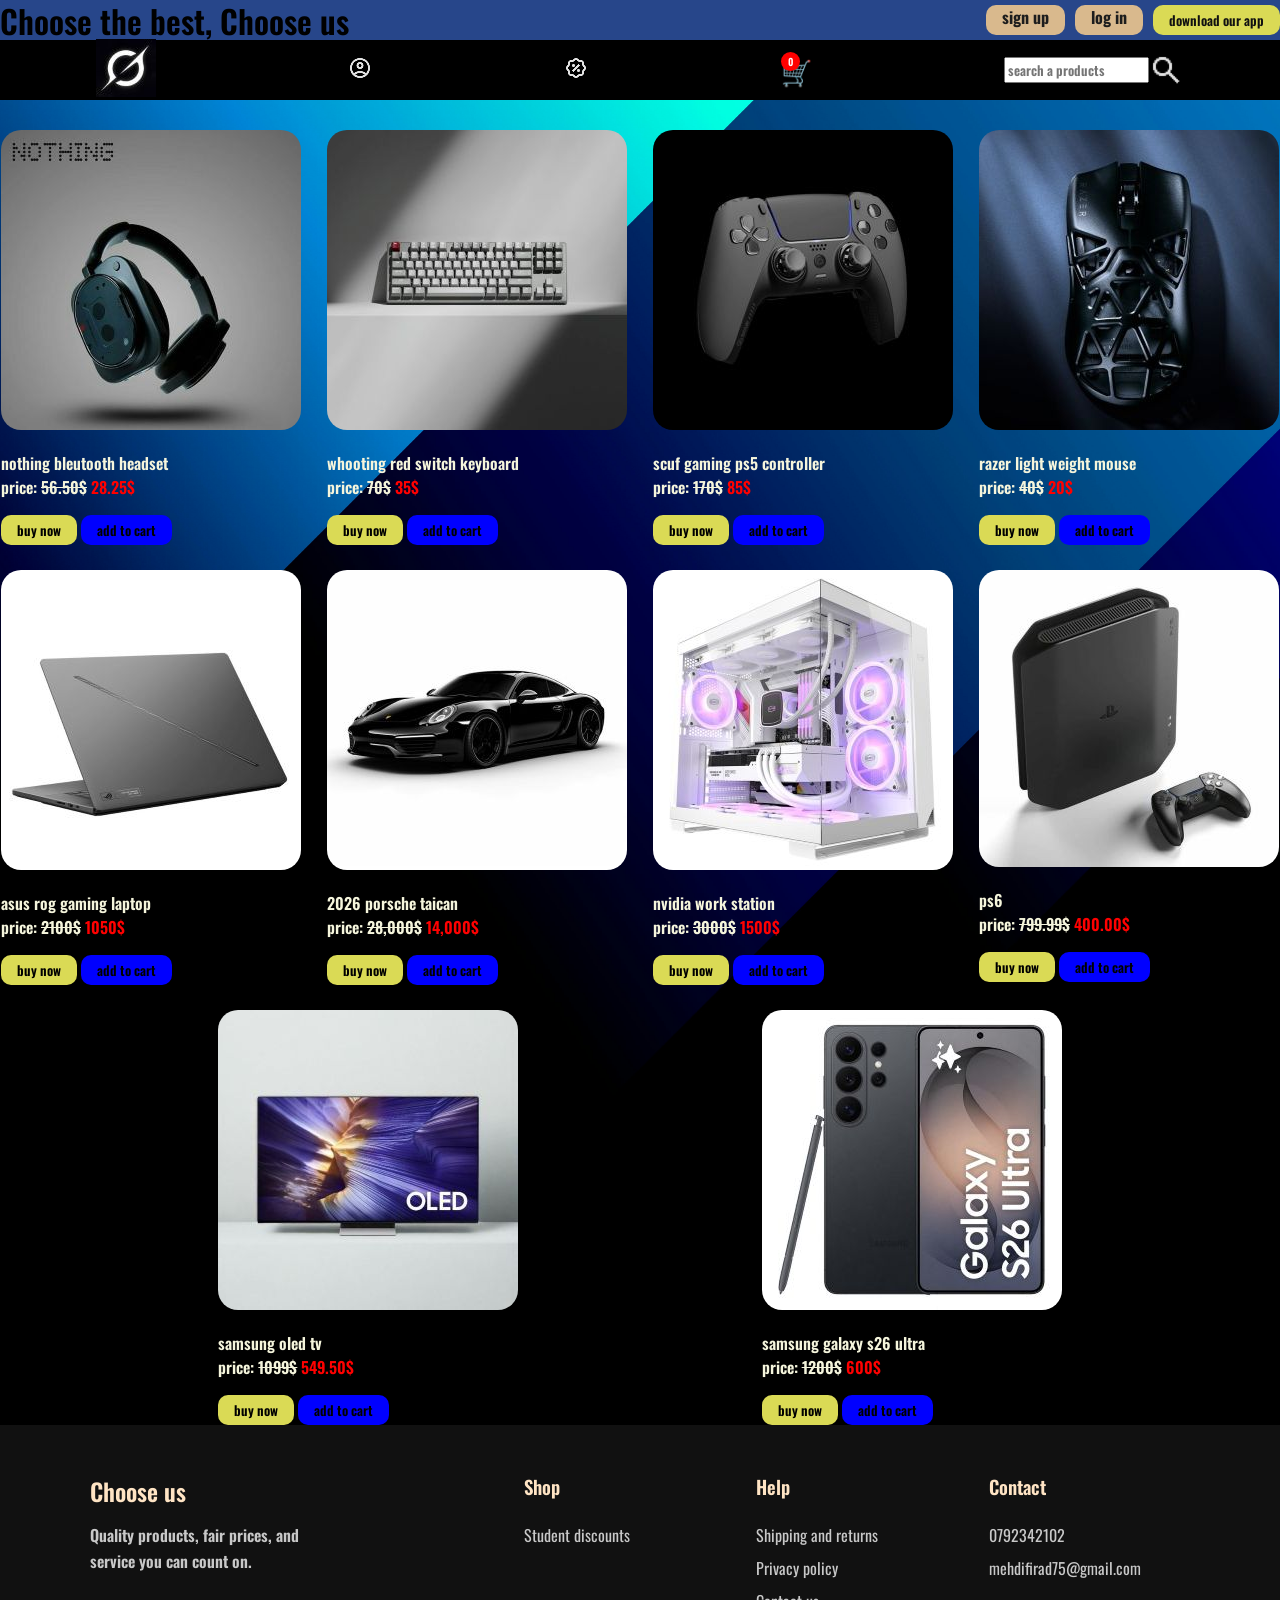
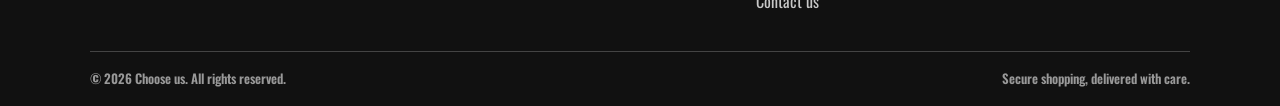
<file: stpage.html>
<!DOCTYPE html>
<html>
<head>
<link rel="stylesheet" href="index.css">
<link rel="preconnect" href="https://fonts.googleapis.com">
<link rel="preconnect" href="https://fonts.gstatic.com" crossorigin>
<link href="https://fonts.googleapis.com/css2?family=Oswald:wght@200..700&display=swap" rel="stylesheet">
<link rel="stylesheet" href="https://fonts.googleapis.com/css2?family=Material+Symbols+Outlined:opsz,wght,FILL,GRAD@20..48,100..700,0..1,-50..200" />
<title>student discount</title>

</head>
<header class="hd">

<h1>Choose the best, Choose us</h1>
<div class="header-actions">

    <a class="header-action-btn" href="signup.html">sign up</a>
    <a class="header-action-btn" href="login.html">log in</a>
    <button class="btns">
        <a href="download.html">download our app</a>
        
    </button>
</div>
</header>


<body>                                                                                      
<div>

</div>





<nav class="nbar">
    <a href="index.html">

        <img src="./download (1).jpg" />
    </a>
        <a href="account.html" aria-label="Account"><img src="./account_circle_24dp_E3E3E3_FILL0_wght400_GRAD0_opsz24 (1).png" /></a>
    <a href="stid.html"><img src="./percent_discount_24dp_E3E3E3_FILL0_wght400_GRAD0_opsz24 (2).png" /></a>
    <a href="cart.html"><div class="cart">
  🛒
  <span id="span" type="number">0</span>
</div></a>
    <div>
        
        <input placeholder="search a products" type="text" class="sch"       />
        <img src="./search_24dp_E3E3E3_FILL0_wght400_GRAD0_opsz24.png" id="logo"/>
        
    </div>
</div>





</nav>




<main id="main">




    <div>
<img src="./download (3).jpg" class="im"/>
<p> nothing bleutooth headset<br/>price: <del>56.50$</del> <span style="color: #ff0000;">28.25$</span></p>
<button class="btns" onclick="buyProduct('studentHeadphones')">buy now</button>
<button class="btns cart-btn" onclick=" cartcnt();this.disabled = true;cart('studentHeadphones') ">add to cart</button>
    </div>
 <div>
<img src="./632052129002034838.jpg" class="im"/>
<p>whooting red switch keyboard<br/>price: <del>70$</del> <span style="color: #ff0000;">35$</span></p>
<button class="btns" onclick="buyProduct('studentKeyboard')">buy now</button>
<button class="btns cart-btn" onclick="cartcnt(); this.disabled = true; cart('studentKeyboard')">add to cart</button>
    </div> 
    <div>
<img src="./download (4).jpg" class="im"/>
<p>scuf gaming ps5 controller<br/>price: <del>170$</del> <span style="color: #ff0000;">85$</span></p>
<button class="btns" onclick="buyProduct('studentController')">buy now</button>
<button class="btns cart-btn" onclick="cartcnt(); this.disabled = true; cart('studentController')">add to cart</button>
    </div>
     <div>
<img src="./Razer Viper Mini Signature Edition.jpg" class="im"/>
<p>razer light weight mouse<br/>price: <del>40$</del> <span style="color: #ff0000;">20$</span></p>
<button class="btns" onclick="buyProduct('studentMouse')">buy now</button>
<button class="btns cart-btn" onclick="cartcnt(); this.disabled = true; cart('studentMouse')">add to cart</button>
    </div> 
    <div>
<img src="./ASUS ROG Zephyrus G Series Gaming Laptops Unveiled With RTX 5090.jpg" class="im"/>
<p>asus rog gaming laptop<br/>price: <del>2100$</del> <span style="color: #ff0000;">1050$</span></p>
<button class="btns" onclick="buyProduct('studentLaptop')">buy now</button>
<button class="btns cart-btn" onclick="cartcnt(); this.disabled = true; cart('studentLaptop')">add to cart</button>
    </div>
     <div>
<img src="./4855512095025928.jpg" class="im"/>
<p>2026 porsche taican<br/>price: <del>28,000$</del> <span style="color: #ff0000;">14,000$</span></p>
<button class="btns" onclick="buyProduct('studentCar')">buy now</button>
<button class="btns cart-btn" onclick="cartcnt(); this.disabled = true; cart('studentCar')">add to cart</button>
    </div> 
    <div>
<img src="./136 921р.jpg" class="im"/>
<p>nvidia work station<br/>price: <del>3000$</del> <span style="color: #ff0000;">1500$</span></p>
<button class="btns" onclick="buyProduct('studentWorkstation')">buy now</button>
<button class="btns cart-btn" onclick="cartcnt(); this.disabled = true; cart('studentWorkstation')">add to cart</button>
    </div> 
    <div>
<img src="./438749188702715812.jpg" class="im"/>
<p>ps6<br/>price: <del>799.99$</del> <span style="color: #ff0000;">400.00$</span></p>
<button class="btns" onclick="buyProduct('studentConsole')">buy now</button>
<button class="btns cart-btn" onclick="cartcnt(); this.disabled = true; cart('studentConsole')">add to cart</button>
    </div> 
    <div>
<img src="./Samsung QE55S90FAEXZT Vision AI.jpg" class="im"/>
<p>samsung oled tv<br/>price: <del>1099$</del> <span style="color: #ff0000;">549.50$</span></p>
<button class="btns" onclick="buyProduct('studentTv')">buy now</button>
<button class="btns cart-btn" onclick="cartcnt(); this.disabled = true; cart('studentTv')">add to cart</button>
    </div>
     <div>
<img src="./SIM Free Samsung Galaxy S26 Ultra 5G 1TB AI Phone - Black.jpg" class="im"/>
<p>samsung galaxy s26 ultra<br/>price: <del>1200$</del> <span style="color: #ff0000;">600$</span></p>
<button class="btns" onclick="buyProduct('studentPhone')">buy now</button>
<button class="btns cart-btn" onclick="cartcnt(); this.disabled = true; cart('studentPhone')">add to cart</button>
    </div>
</main>
<footer>
        <div class="footer-content">
            <div class="footer-brand">
                <h2>Choose us</h2>
                <p>Quality products, fair prices, and service you can count on.</p>
            </div>
            <div class="footer-section">
                <h3>Shop</h3>
                <a href="#">Student discounts</a>
            </div>
            <div class="footer-section">
                <h3>Help</h3>
                <a href="shipping-returns.html">Shipping and returns</a>
                <a href="privacy-policy.html">Privacy policy</a>
                <a href="contact.html">Contact us</a>
            </div>
            <div class="footer-section">
                <h3>Contact</h3>
                <a href="tel:0792342102">0792342102</a>
                <a href="mailto:mehdifirad75@gmail.com">mehdifirad75@gmail.com</a>
            </div>
        </div>
        <div class="footer-bottom">
            <span>&copy; 2026 Choose us. All rights reserved.</span>
            <span>Secure shopping, delivered with care.</span>
        </div>

</footer>
<script src="project.js"></script>
</body>

</html>
</file>
<file: index.css>
.nbar {
  display: flex;
  justify-content: space-around;
  background-color: black;
  text-decoration: none;
  position: fixed;
  width: 100%;
  height: 60px;
  align-items: center;
  margin-top: 40px;
}
.nbar a {
  color: whitesmoke;
  text-decoration: none;
}
.nbar div {
  display: flex;
  align-items: center;
}

body {
  margin: 0;
  padding: 0;
}

body#cartp {
  background-image: url(./codioful-formerly-gradienta-bKESVqfxass-unsplash.jpg);
  background-size: cover;
  background-position: center;
  background-repeat: no-repeat;
  min-height: 100vh;
}

body #st {
  background-image: url(./codioful-formerly-gradienta-bKESVqfxass-unsplash.jpg);
  background-size: cover;
  background-position: center;
  width: 100%;
  aspect-ratio: 16/9;
}

* {
  font-family: "Oswald", sans-serif;
  font-optical-sizing: auto;
  font-weight: 600;
  font-style: normal;
}

#frt {
  width: 100%;
  height: 7;
}

.hd {
  display: flex;
  justify-content: space-between;
  position: fixed;
  background-color: rgb(39, 70, 138);
  width: 100%;
  align-items: center;
  height: 40px;
}

.header-actions {
  display: flex;
  align-items: center;
  gap: 10px;
}

.header-action-btn {
  background-color: #d9b98d;
  color: #1d1d1d;
  border: none;
  border-radius: 10px;
  height: 30px;
  padding: 0 16px;
  cursor: pointer;
  font-weight: 700;
}

.hd a {
  text-decoration: none;
}

footer {
  background-color: #111;
  color: whitesmoke;
  padding: 48px 7% 18px;
}

.footer-content {
  display: grid;
  grid-template-columns: 2fr repeat(3, 1fr);
  gap: 32px;
  max-width: 1200px;
  margin: 0 auto;
}

.footer-brand h2,
.footer-section h3 {
  margin: 0 0 14px;
  color: bisque;
}

.footer-brand p {
  max-width: 250px;
  margin: 0;
  color: #c8c8c8;
  line-height: 1.6;
}

.footer-section {
  display: flex;
  flex-direction: column;
  gap: 9px;
}

.footer-section a {
  color: #c8c8c8;
  text-decoration: none;
  font-weight: 400;
}

.footer-section a:hover {
  color: white;
}

.footer-bottom {
  display: flex;
  justify-content: space-between;
  gap: 16px;
  max-width: 1200px;
  margin: 38px auto 0;
  padding-top: 16px;
  border-top: 1px solid #444;
  color: #999;
  font-size: 13px;
  font-weight: 400;
}

@media (max-width: 700px) {
  .footer-content {
    grid-template-columns: 1fr 1fr;
  }
  .footer-brand {
    grid-column: 1/-1;
  }
  .footer-bottom {
    flex-direction: column;
  }
}
main {
  display: flex;
  justify-content: space-evenly;
  gap: 25px;
  flex-wrap: wrap;
  padding-top: 130px;
  background-image: url(./codioful-formerly-gradienta-bKESVqfxass-unsplash.jpg);
  background-size: cover;
  background-position: center;
  background-origin: border-box;
  color: beige;
}

#cart-container {
  display: flex;
  flex-direction: column;
  gap: 30px;
  max-width: 1000px;
  margin: 0 auto;
  padding: 140px 5% 50px;
  min-height: 60vh;
}

#cart-container .cart-item {
  width: 100%;
  box-sizing: border-box;
}

.cart-empty-message {
  min-height: 140px;
  align-items: center;
  justify-content: center;
  color: #f4f1ea;
  font-size: 1.25rem;
}

#cart-summary {
  box-sizing: border-box;
  width: 90%;
  max-width: 1100px;
  margin: 0 auto 60px;
  padding: 32px;
  border-radius: 18px;
  background: rgba(17, 17, 17, 0.78);
  box-shadow: 0 20px 40px rgba(0, 0, 0, 0.25);
  border: 1px solid rgba(255, 255, 255, 0.12);
  color: #f4f1ea;
}

#cart-summary h2 {
  margin: 0 0 22px;
  color: #f1f1f1;
}

#cart-summary-items {
  display: grid;
  gap: 12px;
  margin: 0;
  padding: 0;
  list-style: none;
}

#cart-summary-items li {
  padding: 14px 16px;
  border: 1px solid rgba(255, 255, 255, 0.12);
  border-radius: 10px;
  background: rgba(255, 255, 255, 0.06);
  color: #f4f1ea;
}

#cart-summary-actions {
  display: flex;
  justify-content: flex-end;
  align-items: center;
  gap: 12px;
  margin-top: 24px;
}

#cart-checkout-button {
  min-height: 44px;
  padding: 10px 22px;
  font-size: 1.1rem;
  font-weight: 700;
}

#cart-total {
  margin: 0;
  color: #f7d77a;
  font-size: 1.3rem;
  font-weight: 700;
}

#cart-checkout-button {
  background: #087443;
  color: #fff;
  box-shadow: 0 4px 12px rgba(8, 116, 67, 0.28);
}

#cart-checkout-button:hover {
  background: #065c36;
}

main .im {
  border-radius: 20px;
}

.btns {
  background-color: rgb(218, 218, 85);
  border-radius: 10px;
  height: 30px;
  border: none;
  padding: 0 16px;
  cursor: pointer;
}

.btns a {
  color: #111;
  text-decoration: none;
}

.product-page {
  display: flex;
  justify-content: center;
  align-items: center;
  min-height: 100vh;
  padding: 130px 5% 50px;
  background-image: url(./codioful-formerly-gradienta-bKESVqfxass-unsplash.jpg);
  background-size: cover;
  background-position: center;
}

.student-verify-page {
  min-height: 100vh;
}

.product-page .student-verify-card {
  display: flex;
  flex-direction: column;
  gap: 14px;
  width: min(100%, 480px);
  color: #f4f1ea;
}

.student-verify-kicker {
  margin: 0;
  color: rgb(218, 218, 85);
  font-size: 0.85rem;
  font-weight: 700;
  letter-spacing: 0.12em;
}

.student-verify-card h2 {
  margin: 0;
  color: #fff;
  font-size: clamp(1.6rem, 5vw, 2rem);
}

.student-verify-description,
.student-verify-note {
  margin: 0;
  color: rgba(255, 255, 255, 0.76);
}

.student-verify-form {
  display: flex;
  flex-direction: column;
  gap: 10px;
}

.student-verify-form label {
  color: #fff;
  font-weight: 600;
}

.student-verify-form input {
  width: 100%;
  min-height: 46px;
  padding: 10px 12px;
  border: 1px solid rgba(255, 255, 255, 0.3);
  border-radius: 8px;
  background: rgba(0, 0, 0, 0.4);
  color: #fff;
  font: inherit;
}

.student-verify-form input::placeholder {
  color: rgba(255, 255, 255, 0.55);
}

.student-verify-form input:focus-visible {
  outline: 2px solid rgb(218, 218, 85);
  outline-offset: 2px;
}

.student-verify-button {
  min-height: 44px;
  margin-top: 4px;
  padding: 10px 16px;
  border: 0;
  border-radius: 8px;
  background: rgb(218, 218, 85);
  color: #111;
  cursor: pointer;
  font: inherit;
  font-weight: 700;
}

.student-verify-button:hover {
  background: #efed7a;
}

.student-verify-note {
  font-size: 0.85rem;
}

.product-card {
  display: flex;
  gap: 30px;
  max-width: 1000px;
  width: 100%;
  padding: 30px;
  border-radius: 18px;
  background: rgba(17, 17, 17, 0.78);
  box-shadow: 0 20px 40px rgba(0, 0, 0, 0.25);
  border: 1px solid rgba(255, 255, 255, 0.12);
}

.payment-card {
  display: block;
  max-width: 560px;
  color: #f4f1ea;
}

.payment-card h1 {
  margin: 0 0 20px;
}

.payment-form {
  display: grid;
  gap: 14px;
}

.payment-form label {
  display: grid;
  gap: 6px;
}

.payment-form input {
  width: 100%;
  min-height: 42px;
  padding: 8px 10px;
  border: 1px solid rgba(255, 255, 255, 0.24);
  border-radius: 6px;
  background: rgba(0, 0, 0, 0.36);
  color: #fff;
  font: inherit;
}

.card-types {
  display: grid;
  grid-template-columns: repeat(2, minmax(0, 1fr));
  gap: 10px;
  margin: 0;
  padding: 0;
  border: 0;
}

.card-types legend {
  margin-bottom: 8px;
}

.payment-form .card-type {
  display: flex;
  align-items: center;
  gap: 10px;
  padding: 12px;
  border: 1px solid rgba(255, 255, 255, 0.24);
  border-radius: 6px;
  cursor: pointer;
}

.payment-form .card-type input[type="radio"] {
  width: auto;
  min-height: 0;
  margin: 0;
  padding: 0;
  accent-color: rgb(218, 218, 85);
}

.payment-fields {
  display: grid;
  gap: 14px;
}

.payment-fields[hidden] {
  display: none;
}

.payment-fields-row {
  display: grid;
  grid-template-columns: 1fr 1fr;
  gap: 14px;
}

.payment-form .btns {
  min-height: 40px;
  font: inherit;
  font-weight: 700;
}

.payment-note {
  margin: 0;
  color: rgba(255, 255, 255, 0.64);
  font-size: 0.9rem;
}

@media (max-width: 500px) {
  .payment-fields-row {
    grid-template-columns: 1fr;
  }
}

.product-card img {
  width: 46%;
  min-width: 280px;
  aspect-ratio: 1;
  object-fit: cover;
  border-radius: 16px;
}

.product-info {
  flex: 1;
  display: flex;
  flex-direction: column;
  justify-content: center;
  color: #f4f1ea;
}

#product-description,
.cart-item [data-role="description"] {
  margin: 0 0 20px;
  font-size: 1.5rem;
  line-height: 1.5;
  color: #f1f1f1;
}

#product-price,
.cart-item [data-role="price"] {
  margin: 16px 0 22px;
  font-size: 2rem;
  color: #f7d77a;
}

#cont,
.cart-item .cont {
  display: flex;
  align-items: center;
  gap: 12px;
  margin-bottom: 20px;
}

#cont button,
.cart-item .cont button,
.product-info .btns {
  border: none;
  border-radius: 10px;
  background: rgb(218, 218, 85);
  color: #111;
  font-weight: 700;
  cursor: pointer;
}

#cont button,
.cart-item .cont button {
  width: 38px;
  height: 38px;
  font-size: 1.5rem;
}

#quant,
.cart-item [data-role="quantity"] {
  background-color: #fff;
  color: #111;
  width: 42px;
  text-align: center;
  padding: 6px 0;
  border-radius: 10px;
  margin: 0;
}

.cart-btn {
  background-color: blue;
}

@media (max-width: 800px) {
  #cart-summary {
    padding: 22px;
  }

  .product-card {
    flex-direction: column;
    padding: 20px;
  }

  .product-card img {
    width: 100%;
    min-width: 0;
  }

  .product-page {
    padding-top: 150px;
  }
}

@media (max-width: 800px) {
  /* CSS rules applied to screens 768px wide or smaller */
  main {
    background-image: url(./egor-litvinov-Epjx67LMVqY-unsplash.jpg);
    background-size: cover;
    background-position: center;
    background-origin: border-box;
  }
  .nbar img#logo {
    display: none !important;
  }
}
#cont {
  display: flex;
  justify-content: center;
  align-items: center;
  gap: 10px;
}
.cart-item .cont {
  justify-content: flex-start;
}

#acc {
  position: fixed;
  z-index: 9999;
  margin-left: -650px;
  display: none;
  margin-top: -30px;
}

.cart {
  position: relative;
  display: inline-block;
  font-size: 25px;
}

.cart span {
  position: absolute;
  top: 0;
  left: 0;
  background: red;
  color: white;
  border-radius: 50%;
  font-size: 10px;
  padding: 2px 7px;
}

.cart-btn:disabled {
  background: #999;
  color: white;
  cursor: not-allowed;
}/*# sourceMappingURL=index.css.map */
</file>
<file: auth.css>
:root {
  color-scheme: dark;
  --auth-yellow: #dedc55;
  --auth-blue: #27468a;
  --auth-surface: rgba(9, 14, 28, 0.9);
  --auth-border: rgba(255, 255, 255, 0.14);
  --auth-muted: rgba(255, 255, 255, 0.64);
}

* {
  box-sizing: border-box;
}

body.auth-page {
  min-width: 320px;
  min-height: 100vh;
  margin: 0;
  color: #fff;
  font-family: "Oswald", "Arial Narrow", sans-serif;
  background-color: #03050a;
  background-image:
    linear-gradient(115deg, transparent 0 26%, rgba(51, 91, 177, 0.52) 30% 44%, transparent 49%),
    linear-gradient(115deg, transparent 52%, rgba(61, 102, 191, 0.4) 60% 76%, transparent 83%),
    linear-gradient(115deg, #000 0%, #030713 45%, #182b56 100%);
  background-attachment: fixed;
}

.auth-page .hd {
  top: 0;
  z-index: 11;
}

.auth-page .nbar {
  top: 40px;
  z-index: 10;
  margin-top: 0;
}

.auth-header {
  display: flex;
  min-height: 58px;
  align-items: center;
  justify-content: space-between;
  gap: 20px;
  padding: 10px clamp(18px, 5vw, 64px);
  background: var(--auth-blue);
}

.auth-brand {
  overflow: hidden;
  color: #fff;
  font-size: 1.2rem;
  font-weight: 700;
  text-decoration: none;
  text-overflow: ellipsis;
  white-space: nowrap;
}

.auth-nav {
  display: flex;
  flex: 0 0 auto;
  align-items: center;
  gap: 8px;
}

.auth-nav a {
  padding: 7px 14px;
  border-radius: 6px;
  color: #fff;
  font-size: 0.95rem;
  text-decoration: none;
}

.auth-nav a:hover,
.auth-nav .auth-nav-current {
  background: var(--auth-yellow);
  color: #10110a;
}

.auth-main {
  display: grid;
  min-height: calc(100vh - 58px);
  place-items: center;
  padding: 40px 18px;
}

.auth-card {
  width: min(100%, 460px);
  padding: clamp(26px, 5vw, 42px);
  border: 1px solid var(--auth-border);
  border-radius: 12px;
  background: var(--auth-surface);
  box-shadow: 0 24px 70px rgba(0, 0, 0, 0.38);
  animation: auth-enter 320ms ease-out both;
}

.auth-card-wide {
  width: min(100%, 660px);
}

.auth-kicker {
  margin: 0 0 8px;
  color: var(--auth-yellow);
  font-size: 0.8rem;
  font-weight: 700;
}

.auth-card h1,
.auth-card h2 {
  margin: 0;
  font-size: clamp(1.8rem, 6vw, 2.25rem);
  line-height: 1.15;
}

.auth-intro {
  margin: 10px 0 26px;
  color: var(--auth-muted);
  font-size: 1rem;
}

.auth-form {
  display: grid;
  gap: 10px;
}

.auth-form label {
  margin-top: 8px;
  font-size: 0.95rem;
  font-weight: 600;
}

.auth-form input {
  width: 100%;
  min-height: 46px;
  padding: 10px 13px;
  border: 1px solid rgba(255, 255, 255, 0.2);
  border-radius: 6px;
  outline: none;
  background: rgba(0, 0, 0, 0.36);
  color: #fff;
  font: inherit;
}

.auth-form input::placeholder {
  color: rgba(255, 255, 255, 0.42);
}

.auth-form input:focus {
  border-color: var(--auth-yellow);
  box-shadow: 0 0 0 2px rgba(222, 220, 85, 0.18);
}

.auth-fields-row {
  display: grid;
  grid-template-columns: 2fr 1fr;
  gap: 14px;
}

.auth-field {
  display: grid;
  gap: 10px;
}

.auth-button {
  display: inline-flex;
  min-height: 46px;
  align-items: center;
  justify-content: center;
  margin-top: 10px;
  padding: 10px 16px;
  border: 0;
  border-radius: 6px;
  background: var(--auth-yellow);
  color: #111;
  cursor: pointer;
  font: inherit;
  font-size: 1rem;
  font-weight: 700;
  text-align: center;
  text-decoration: none;
  transition: background-color 150ms ease, transform 150ms ease;
}

.auth-button:hover {
  transform: translateY(-1px);
  background: #efed7a;
}

.auth-button-secondary {
  border: 1px solid var(--auth-border);
  background: rgba(255, 255, 255, 0.06);
  color: #fff;
}

.auth-button-secondary:hover {
  background: rgba(255, 255, 255, 0.12);
}

.auth-status {
  min-height: 1.4em;
  margin: 2px 0 0;
  color: var(--auth-yellow);
  font-size: 0.9rem;
}

.auth-switch {
  margin: 18px 0 0;
  color: var(--auth-muted);
  text-align: center;
}

.auth-switch a,
.auth-back {
  color: var(--auth-yellow);
  text-decoration: underline;
  text-underline-offset: 3px;
}

.auth-back {
  display: block;
  margin-top: 18px;
  color: var(--auth-muted);
  font-size: 0.9rem;
  text-align: center;
}

.auth-actions {
  display: grid;
  gap: 10px;
}

.account-card .auth-intro {
  margin-bottom: 22px;
}

.account-main {
  margin-top: 100px;
  min-height: calc(100vh - 100px);
}

a:focus-visible,
button:focus-visible {
  outline: 2px solid #fff;
  outline-offset: 3px;
}

@keyframes auth-enter {
  from {
    opacity: 0;
    transform: translateY(10px);
  }
  to {
    opacity: 1;
    transform: translateY(0);
  }
}

@media (max-width: 520px) {
  .auth-header {
    flex-wrap: wrap;
    gap: 8px;
  }

  .auth-brand {
    font-size: 1rem;
  }

  .auth-main {
    align-items: start;
    padding-top: 28px;
  }

  .auth-fields-row {
    grid-template-columns: 1fr;
    gap: 10px;
  }
}

@media (prefers-reduced-motion: reduce) {
  *,
  *::before,
  *::after {
    animation-duration: 0.01ms !important;
    scroll-behavior: auto !important;
    transition-duration: 0.01ms !important;
  }
}
</file>
<file: policy-style.css>
:root {
  color-scheme: light;
  --navy: #0b1732;
  --blue: #27468a;
  --yellow: #dedc55;
  --ink: #1b2432;
  --muted: #566174;
  --surface: #fff;
}

* {
  box-sizing: border-box;
}

body {
  min-width: 320px;
  min-height: 100vh;
  margin: 0;
  color: var(--ink);
  font-family: "Oswald", "Arial Narrow", sans-serif;
  background:
    linear-gradient(115deg, transparent 0 26%, rgba(51, 91, 177, 0.46) 30% 44%, transparent 49%),
    linear-gradient(115deg, transparent 52%, rgba(61, 102, 191, 0.35) 60% 76%, transparent 83%),
    linear-gradient(115deg, #000 0%, #030713 45%, #182b56 100%);
  background-attachment: fixed;
}

a {
  color: #27468a;
  text-underline-offset: 3px;
}

a:focus-visible {
  outline: 2px solid var(--blue);
  outline-offset: 3px;
}

.site-header,
.site-nav {
  display: flex;
  align-items: center;
  justify-content: space-between;
  gap: 16px;
  padding: 10px clamp(18px, 5vw, 64px);
}

.site-header {
  min-height: 48px;
  background: var(--blue);
  color: #fff;
}

.brand {
  color: #fff;
  font-size: clamp(1rem, 3vw, 1.35rem);
  font-weight: 700;
  text-decoration: none;
}

.download-link {
  color: #fff;
  font-weight: 600;
}

.site-nav {
  justify-content: center;
  flex-wrap: wrap;
  background: #080a0e;
}

.site-nav a,
.site-footer nav a {
  color: #f4f4f4;
  text-decoration: none;
}

.site-nav a {
  padding: 5px 12px;
}

.site-nav a:hover,
.site-footer nav a:hover {
  color: var(--yellow);
}

.page {
  width: min(100% - 36px, 960px);
  margin: 0 auto;
  padding: 44px 0 64px;
}

.page-heading {
  margin: 0 0 24px;
  color: #fff;
}

.eyebrow {
  margin: 0 0 6px;
  color: var(--yellow);
  font-size: 0.82rem;
  font-weight: 700;
  letter-spacing: 0.12em;
}

.page-heading h1 {
  margin: 0;
  font-size: clamp(2rem, 6vw, 3rem);
  line-height: 1.15;
}

.page-heading > p:last-child {
  max-width: 680px;
  margin: 10px 0 0;
  color: #d7e2f7;
  font-family: Arial, sans-serif;
  font-size: 1rem;
  line-height: 1.65;
}

.card {
  margin-top: 18px;
  padding: clamp(20px, 4vw, 30px);
  border: 1px solid rgba(255, 255, 255, 0.15);
  border-radius: 12px;
  background: var(--surface);
  box-shadow: 0 14px 36px rgba(0, 0, 0, 0.28);
}

.card h2 {
  margin: 0 0 12px;
  color: var(--blue);
  font-size: 1.25rem;
  text-transform: uppercase;
}

.card p,
.card li {
  font-family: Arial, sans-serif;
  font-size: 1rem;
  line-height: 1.65;
}

.card p {
  margin: 8px 0 0;
}

.card ul,
.card ol {
  margin: 0;
  padding-left: 24px;
}

.card li + li {
  margin-top: 7px;
}

.contact-grid {
  display: grid;
  grid-template-columns: repeat(2, minmax(0, 1fr));
  gap: 24px;
}

.contact-grid h2 {
  margin-bottom: 4px;
}

.table-wrap {
  overflow-x: auto;
}

table {
  width: 100%;
  border-collapse: collapse;
  font-family: Arial, sans-serif;
  text-align: left;
}

th,
td {
  padding: 11px 12px;
  border-bottom: 1px solid #dce1e8;
  vertical-align: top;
}

th {
  background: var(--blue);
  color: #fff;
}

.button-link {
  display: inline-block;
  margin-top: 16px;
  padding: 9px 18px;
  border-radius: 6px;
  background: var(--yellow);
  color: #111;
  font-weight: 700;
  text-decoration: none;
}

.button-link:hover {
  background: #efed7a;
}

.site-footer {
  padding: 26px 18px;
  background: #080a0e;
  color: #c8c8c8;
  font-size: 0.9rem;
  text-align: center;
}

.site-footer nav {
  display: flex;
  justify-content: center;
  flex-wrap: wrap;
  gap: 10px 24px;
}

.site-footer p {
  margin: 12px 0 0;
}

.site-footer p a {
  color: #c8c8c8;
}

@media (max-width: 560px) {
  .site-header {
    align-items: flex-start;
    flex-direction: column;
    gap: 4px;
  }

  .contact-grid {
    grid-template-columns: 1fr;
    gap: 14px;
  }

  th,
  td {
    min-width: 130px;
    padding: 9px;
  }
}
</file>
